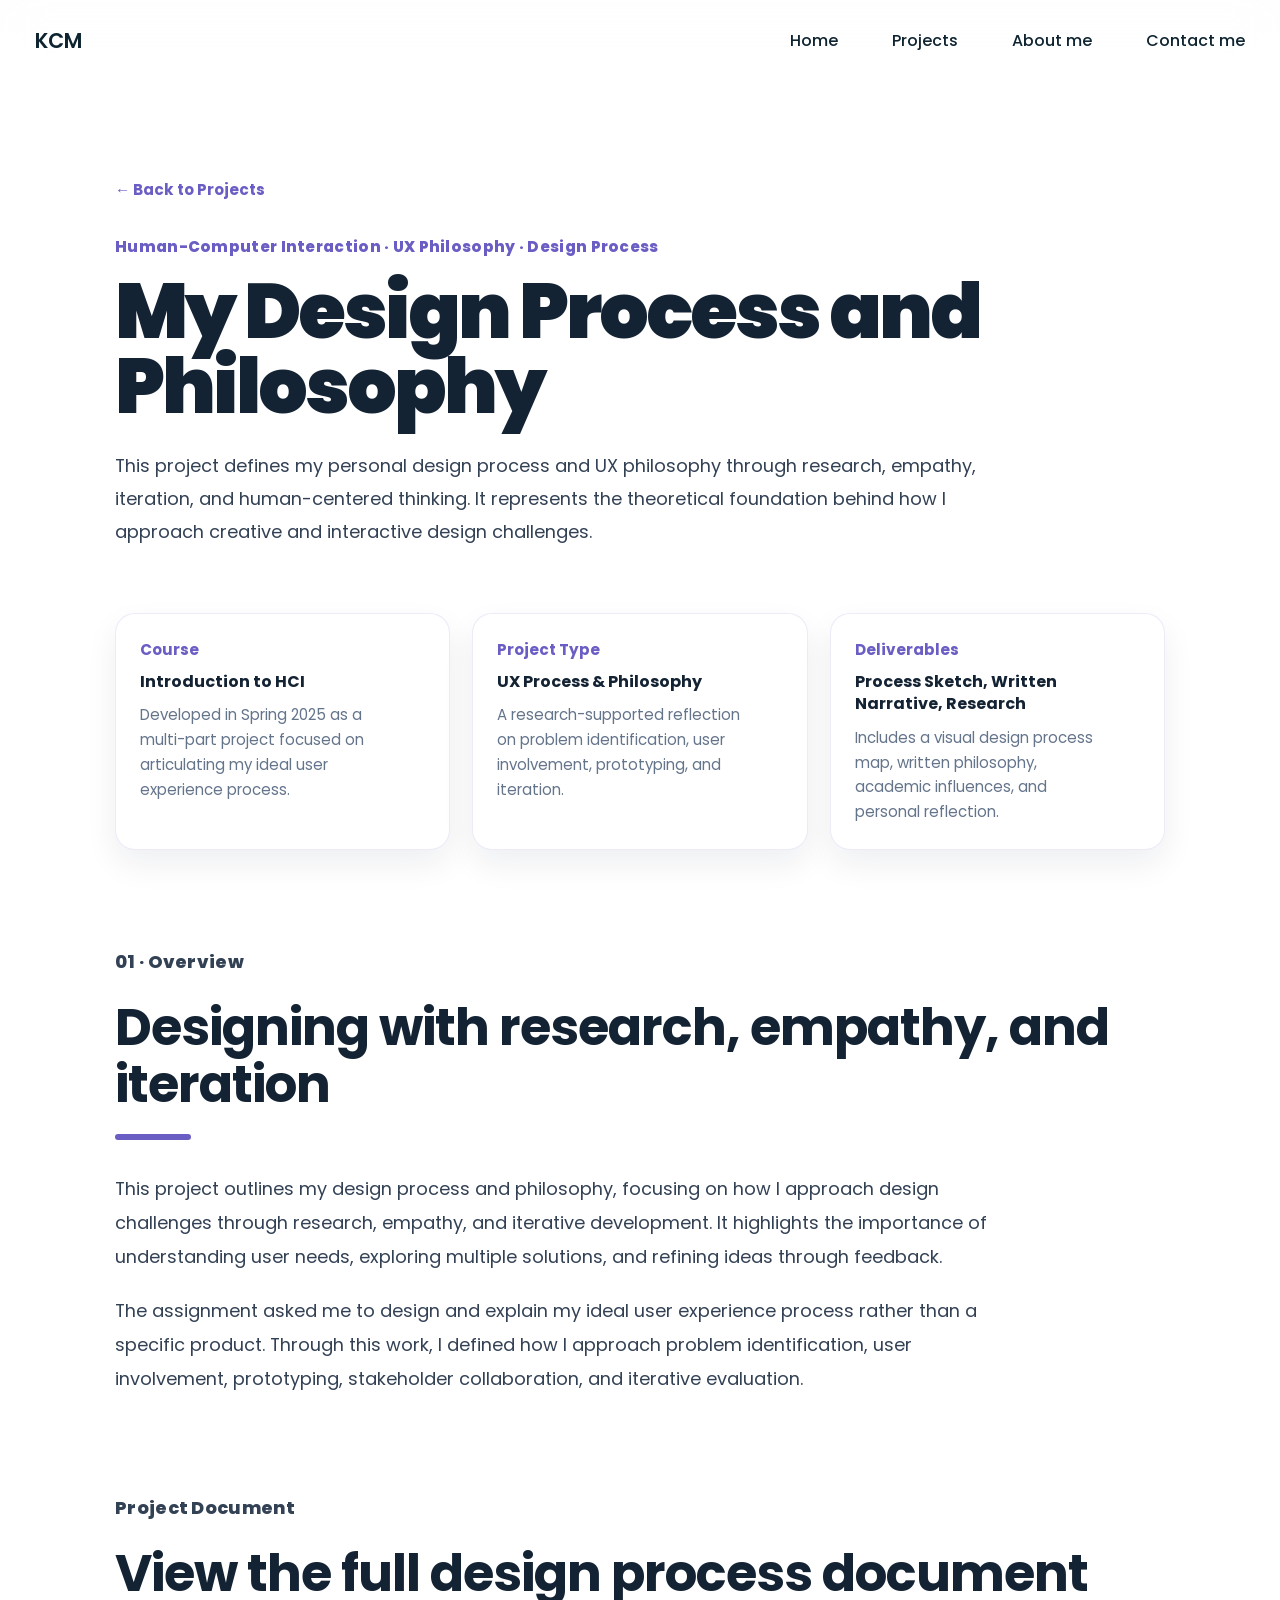
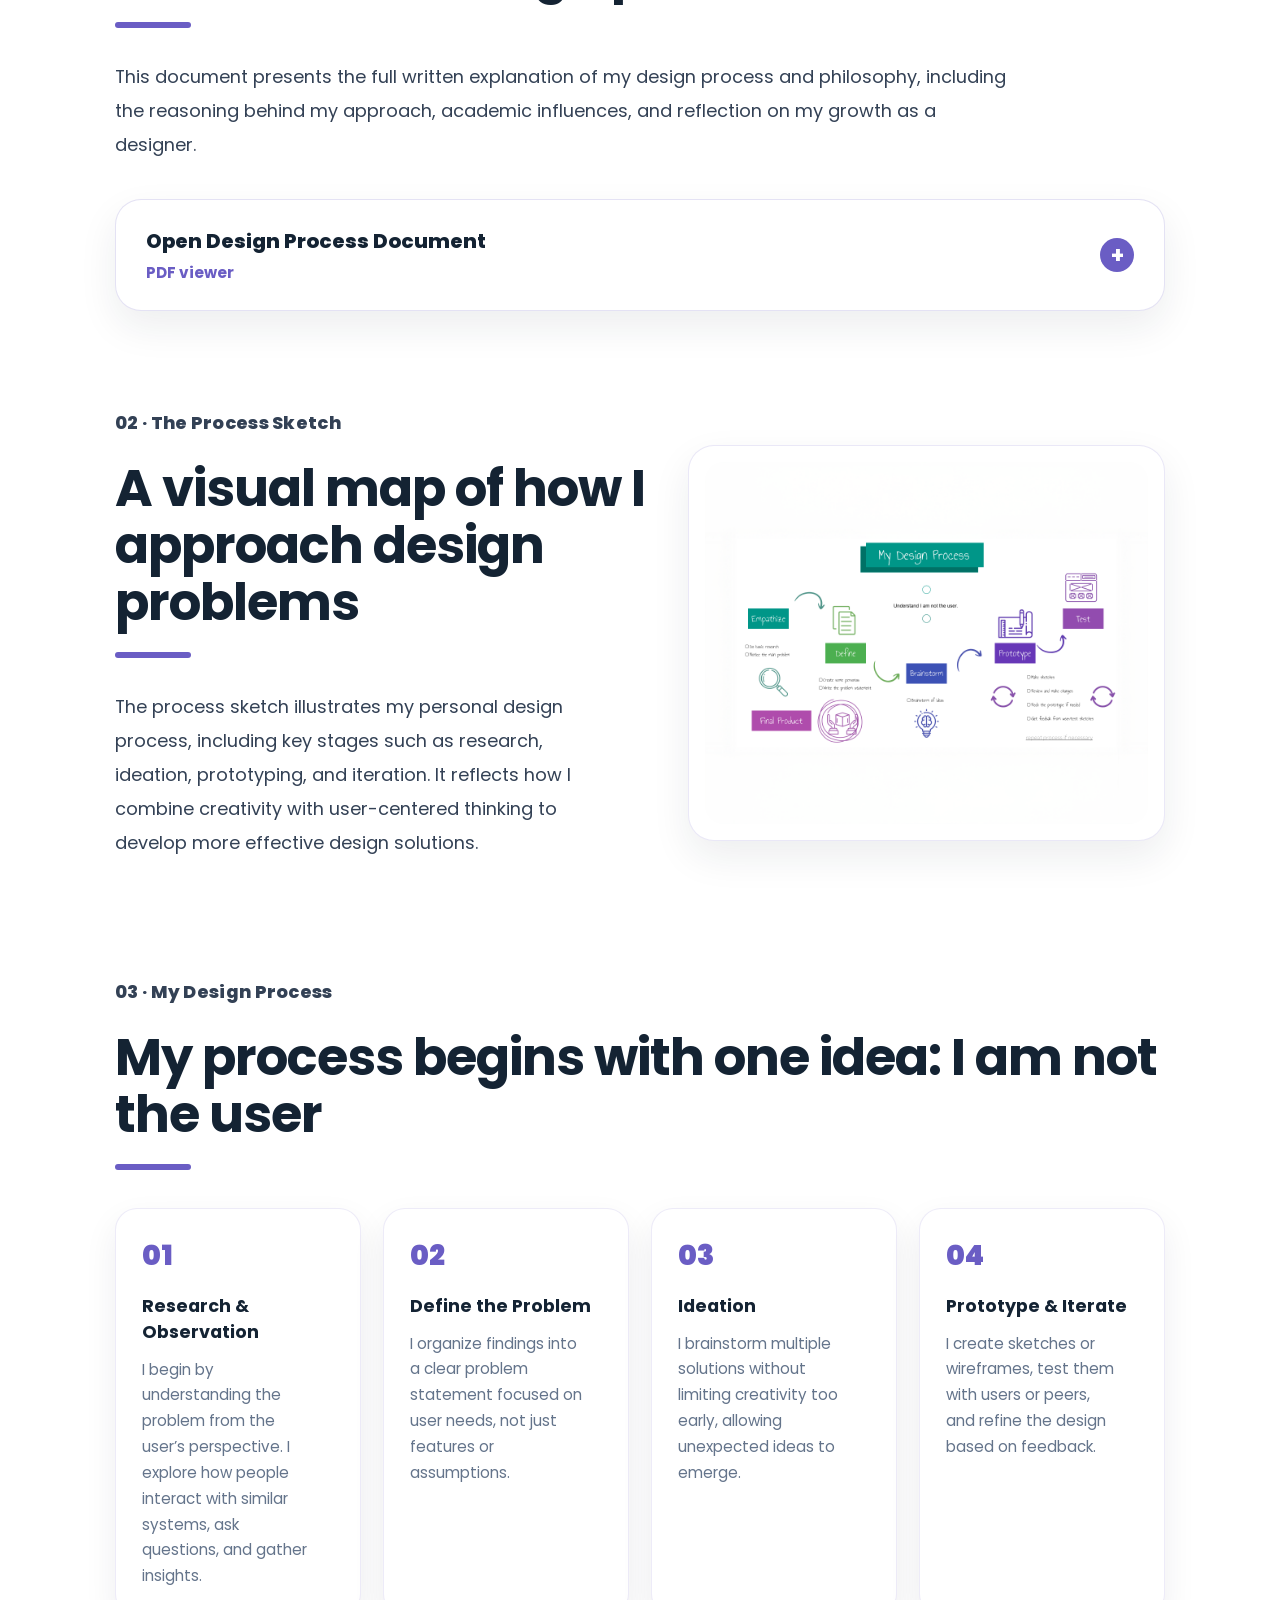
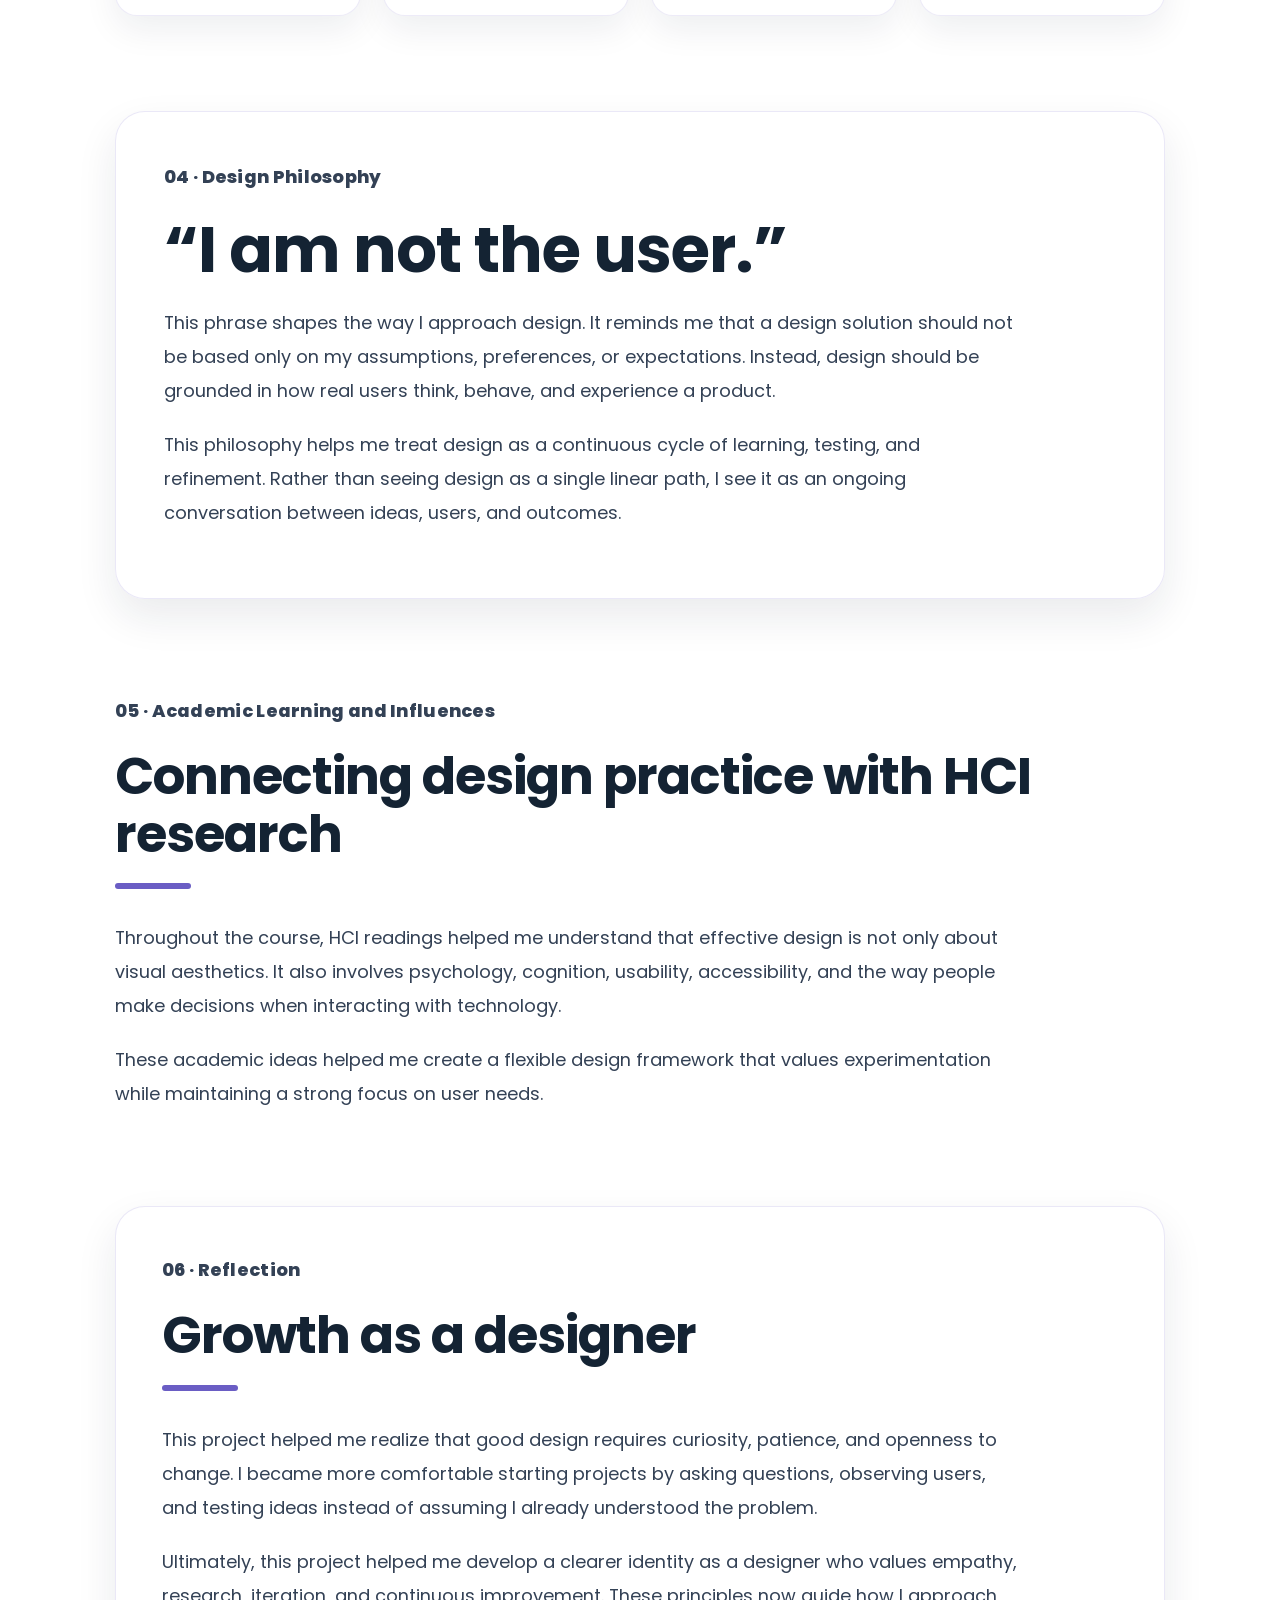
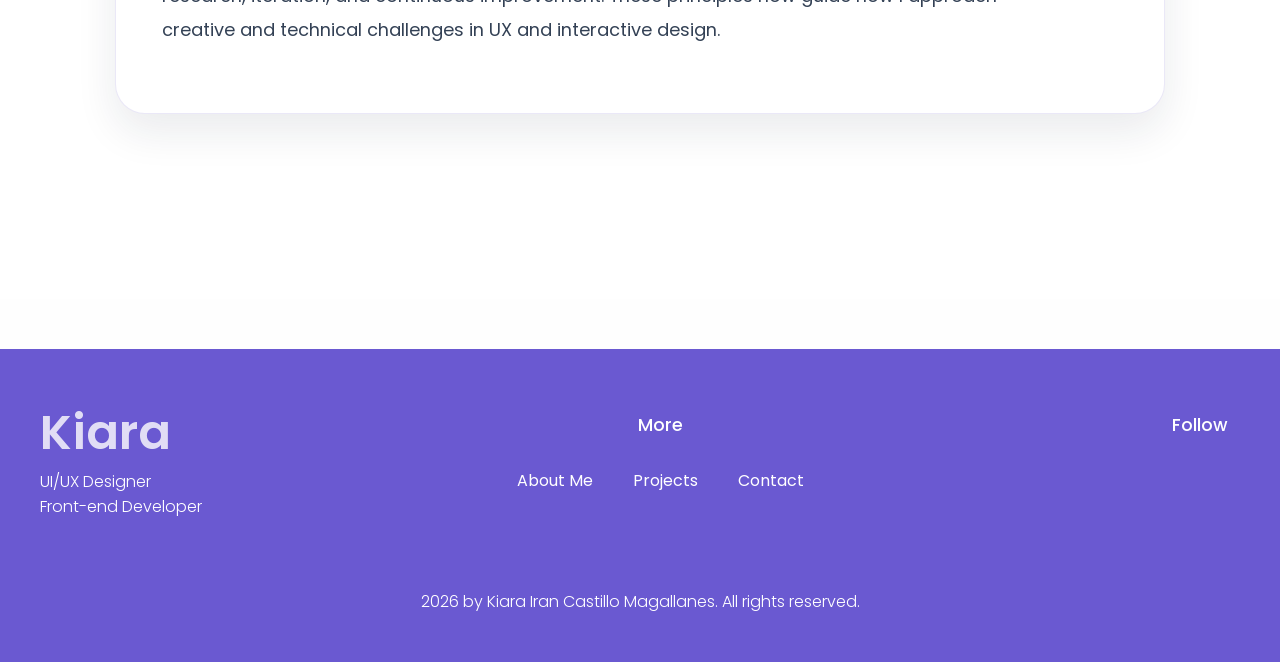
<file: projects/design-process.html>
<!DOCTYPE html>
<html lang="en">
<head>
    <meta charset="UTF-8">
    <meta name="viewport" content="width=device-width, initial-scale=1.0">
    <title>My Design Process and Philosophy | Kiara Castillo</title>
            <link rel="shortcut icon" href="../images/close.png">


    <!-- Global CSS -->
    <link rel="stylesheet" href="../css/style.css">

    <!-- Page CSS -->
    <link rel="stylesheet" href="../css/process.css">
</head>

<body>

    <!-- Navbar from partials -->
    <div id="navbar-placeholder"></div>

    <main class="process-page">

        <!-- HERO -->
        <section class="process-container process-hero">
            <a href="../index.html#portfolio" class="process-back-link">
                ← Back to Projects
            </a>

            <p class="process-kicker">
                Human-Computer Interaction · UX Philosophy · Design Process
            </p>

            <h1>My Design Process and Philosophy</h1>

            <p class="process-intro">
                This project defines my personal design process and UX philosophy through research, empathy, 
                iteration, and human-centered thinking. It represents the theoretical foundation behind how I 
                approach creative and interactive design challenges.
            </p>
        </section>

        <!-- PROJECT INFO -->
        <section class="process-container process-info-grid">
            <article class="process-info-card">
                <h3>Course</h3>
                <h4>Introduction to HCI</h4>
                <p>
                    Developed in Spring 2025 as a multi-part project focused on articulating my ideal user experience process.
                </p>
            </article>

            <article class="process-info-card">
                <h3>Project Type</h3>
                <h4>UX Process & Philosophy</h4>
                <p>
                    A research-supported reflection on problem identification, user involvement, prototyping, and iteration.
                </p>
            </article>

            <article class="process-info-card">
                <h3>Deliverables</h3>
                <h4>Process Sketch, Written Narrative, Research</h4>
                <p>
                    Includes a visual design process map, written philosophy, academic influences, and personal reflection.
                </p>
            </article>
        </section>

     

        <!-- OVERVIEW -->
        <section class="process-container process-section">
            <p class="process-kicker">01 · Overview</p>

            <h2>Designing with research, empathy, and iteration</h2>

            <div class="process-line"></div>

            <p>
                This project outlines my design process and philosophy, focusing on how I approach design challenges 
                through research, empathy, and iterative development. It highlights the importance of understanding 
                user needs, exploring multiple solutions, and refining ideas through feedback.
            </p>

            <p>
                The assignment asked me to design and explain my ideal user experience process rather than a specific 
                product. Through this work, I defined how I approach problem identification, user involvement, 
                prototyping, stakeholder collaboration, and iterative evaluation.
            </p>
        </section>

        <!-- PDF VIEWER -->
        <section class="process-container process-doc-section">
            <div class="process-doc-intro">
                <p class="process-kicker">Project Document</p>

                <h2>View the full design process document</h2>

                <div class="process-line"></div>

                <p>
                    This document presents the full written explanation of my design process and philosophy, including 
                    the reasoning behind my approach, academic influences, and reflection on my growth as a designer.
                </p>
            </div>

            <details class="process-pdf-card">
                <summary>
                    <div>
                        <span>Open Design Process Document</span>
                        <small>PDF viewer</small>
                    </div>
                </summary>

                <div class="process-pdf-actions">
                    <a href="../My  Design Process and Philosophy.pdf" target="_blank" class="process-doc-btn">
                        Open in New Tab
                    </a>

                    <a href="../My  Design Process and Philosophy.pdf" download class="process-doc-btn secondary">
                        Download PDF
                    </a>
                </div>

                <div class="process-pdf-frame">
                    <iframe 
                        src="../My  Design Process and Philosophy.pdf"
                        title="My Design Process and Philosophy PDF Viewer">
                    </iframe>
                </div>
            </details>
        </section>

        <!-- PROCESS SKETCH -->
        <section class="process-container process-section process-split">
            <div>
                <p class="process-kicker">02 · The Process Sketch</p>

                <h2>A visual map of how I approach design problems</h2>

                <div class="process-line"></div>

                <p>
                    The process sketch illustrates my personal design process, including key stages such as research, 
                    ideation, prototyping, and iteration. It reflects how I combine creativity with user-centered 
                    thinking to develop more effective design solutions.
                </p>
            </div>

            <div class="process-sketch-card">
                <img 
                    src="../images/design.png" 
                    alt="Sketch map of my design process"
                >
            </div>
        </section>

        <!-- MY DESIGN PROCESS -->
        <section class="process-container process-section">
            <p class="process-kicker">03 · My Design Process</p>

            <h2>My process begins with one idea: I am not the user</h2>

            <div class="process-line"></div>

            <div class="process-steps-grid">
                <article>
                    <span>01</span>
                    <h3>Research & Observation</h3>
                    <p>
                        I begin by understanding the problem from the user’s perspective. I explore how people interact 
                        with similar systems, ask questions, and gather insights.
                    </p>
                </article>

                <article>
                    <span>02</span>
                    <h3>Define the Problem</h3>
                    <p>
                        I organize findings into a clear problem statement focused on user needs, not just features or 
                        assumptions.
                    </p>
                </article>

                <article>
                    <span>03</span>
                    <h3>Ideation</h3>
                    <p>
                        I brainstorm multiple solutions without limiting creativity too early, allowing unexpected ideas 
                        to emerge.
                    </p>
                </article>

                <article>
                    <span>04</span>
                    <h3>Prototype & Iterate</h3>
                    <p>
                        I create sketches or wireframes, test them with users or peers, and refine the design based on 
                        feedback.
                    </p>
                </article>
            </div>
        </section>

        <!-- DESIGN PHILOSOPHY -->
        <section class="process-container process-philosophy-card">
            <p class="process-kicker">04 · Design Philosophy</p>

            <h2>“I am not the user.”</h2>

            <p>
                This phrase shapes the way I approach design. It reminds me that a design solution should not be based 
                only on my assumptions, preferences, or expectations. Instead, design should be grounded in how real 
                users think, behave, and experience a product.
            </p>

            <p>
                This philosophy helps me treat design as a continuous cycle of learning, testing, and refinement. 
                Rather than seeing design as a single linear path, I see it as an ongoing conversation between ideas, 
                users, and outcomes.
            </p>
        </section>

        <!-- ACADEMIC LEARNING -->
        <section class="process-container process-section">
            <p class="process-kicker">05 · Academic Learning and Influences</p>

            <h2>Connecting design practice with HCI research</h2>

            <div class="process-line"></div>

            <p>
                Throughout the course, HCI readings helped me understand that effective design is not only about visual 
                aesthetics. It also involves psychology, cognition, usability, accessibility, and the way people make 
                decisions when interacting with technology.
            </p>

            <p>
                These academic ideas helped me create a flexible design framework that values experimentation while 
                maintaining a strong focus on user needs.
            </p>
        </section>

        <!-- REFLECTION -->
        <section class="process-container process-reflection">
            <p class="process-kicker">06 · Reflection</p>

            <h2>Growth as a designer</h2>

            <div class="process-line"></div>

            <p>
                This project helped me realize that good design requires curiosity, patience, and openness to change. 
                I became more comfortable starting projects by asking questions, observing users, and testing ideas 
                instead of assuming I already understood the problem.
            </p>

            <p>
                Ultimately, this project helped me develop a clearer identity as a designer who values empathy, research, 
                iteration, and continuous improvement. These principles now guide how I approach creative and technical 
                challenges in UX and interactive design.
            </p>
        </section>

    </main>

    <!-- Footer from partials -->
    <div id="footer-placeholder"></div>

    <!-- Scripts -->
    <script src="../js/includes.js" data-root="../"></script>
    <script src="../js/main.js"></script>

</body>
</html>
</file>
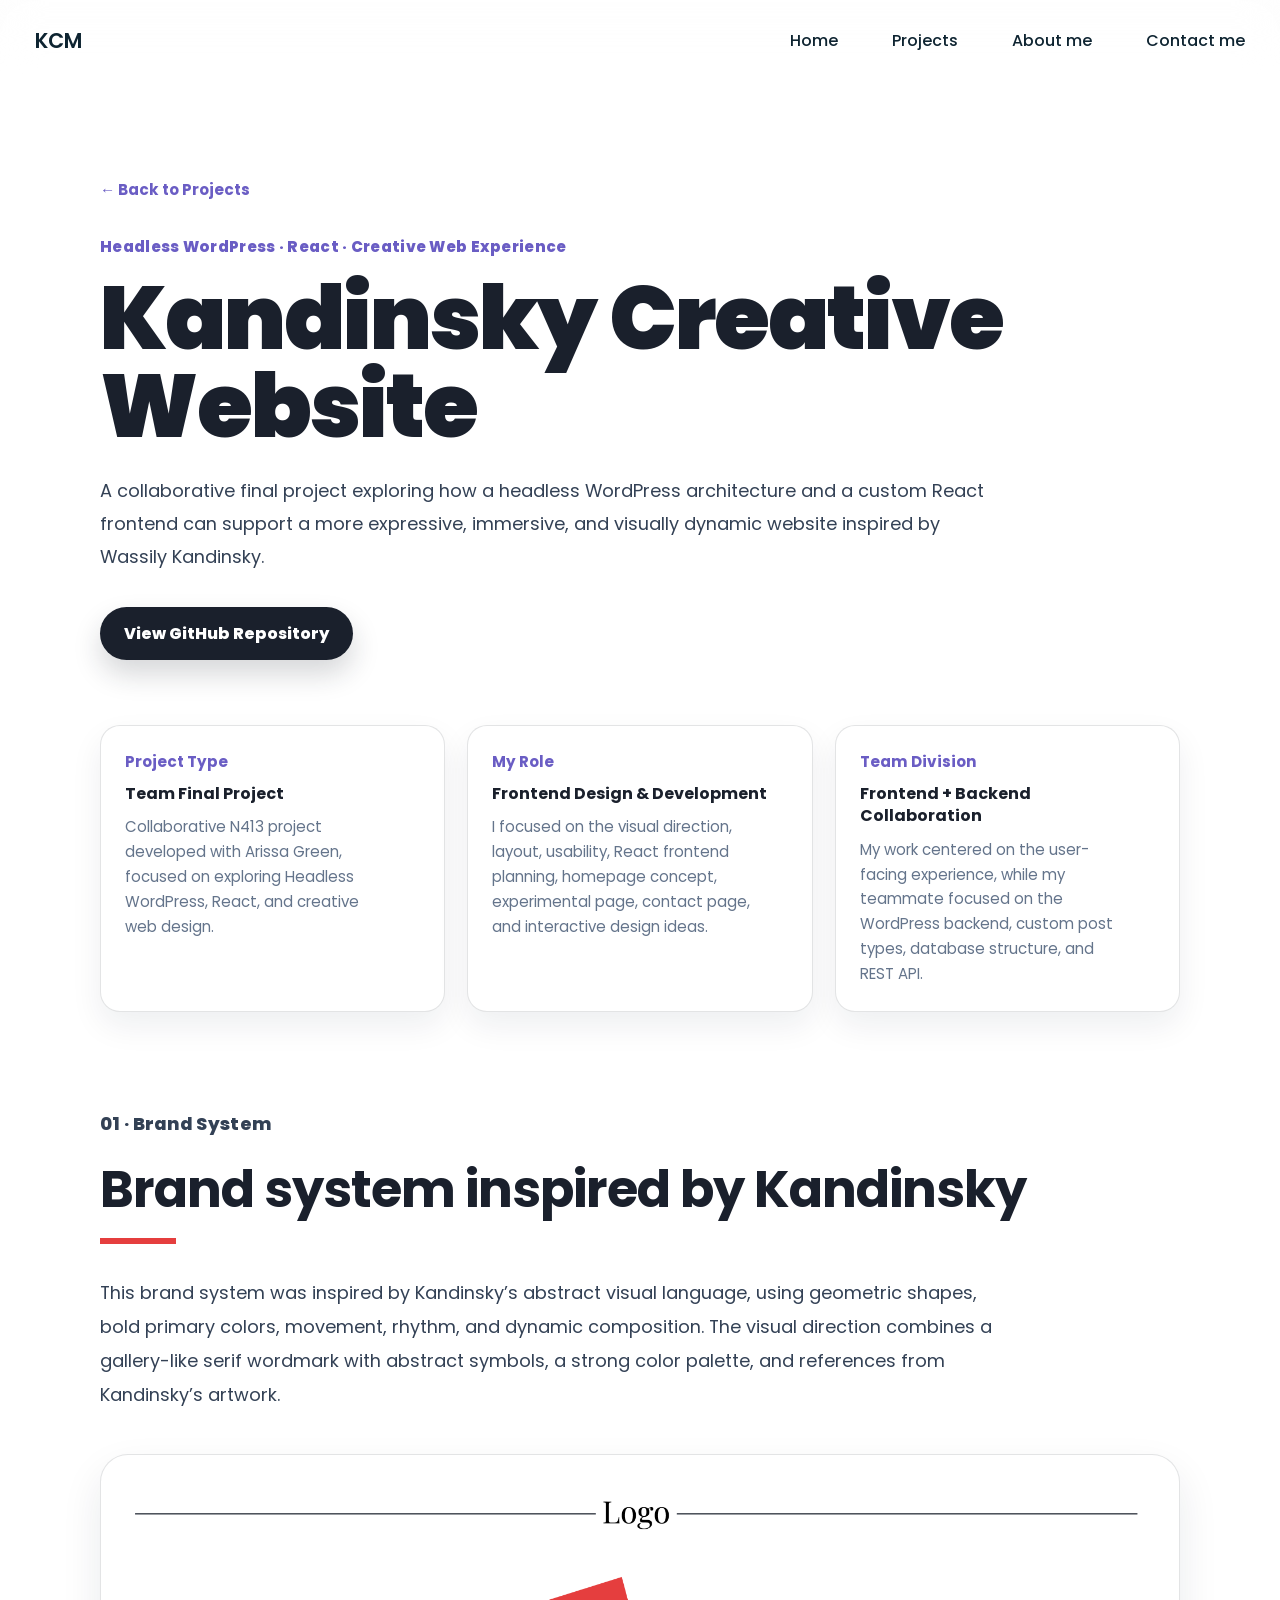
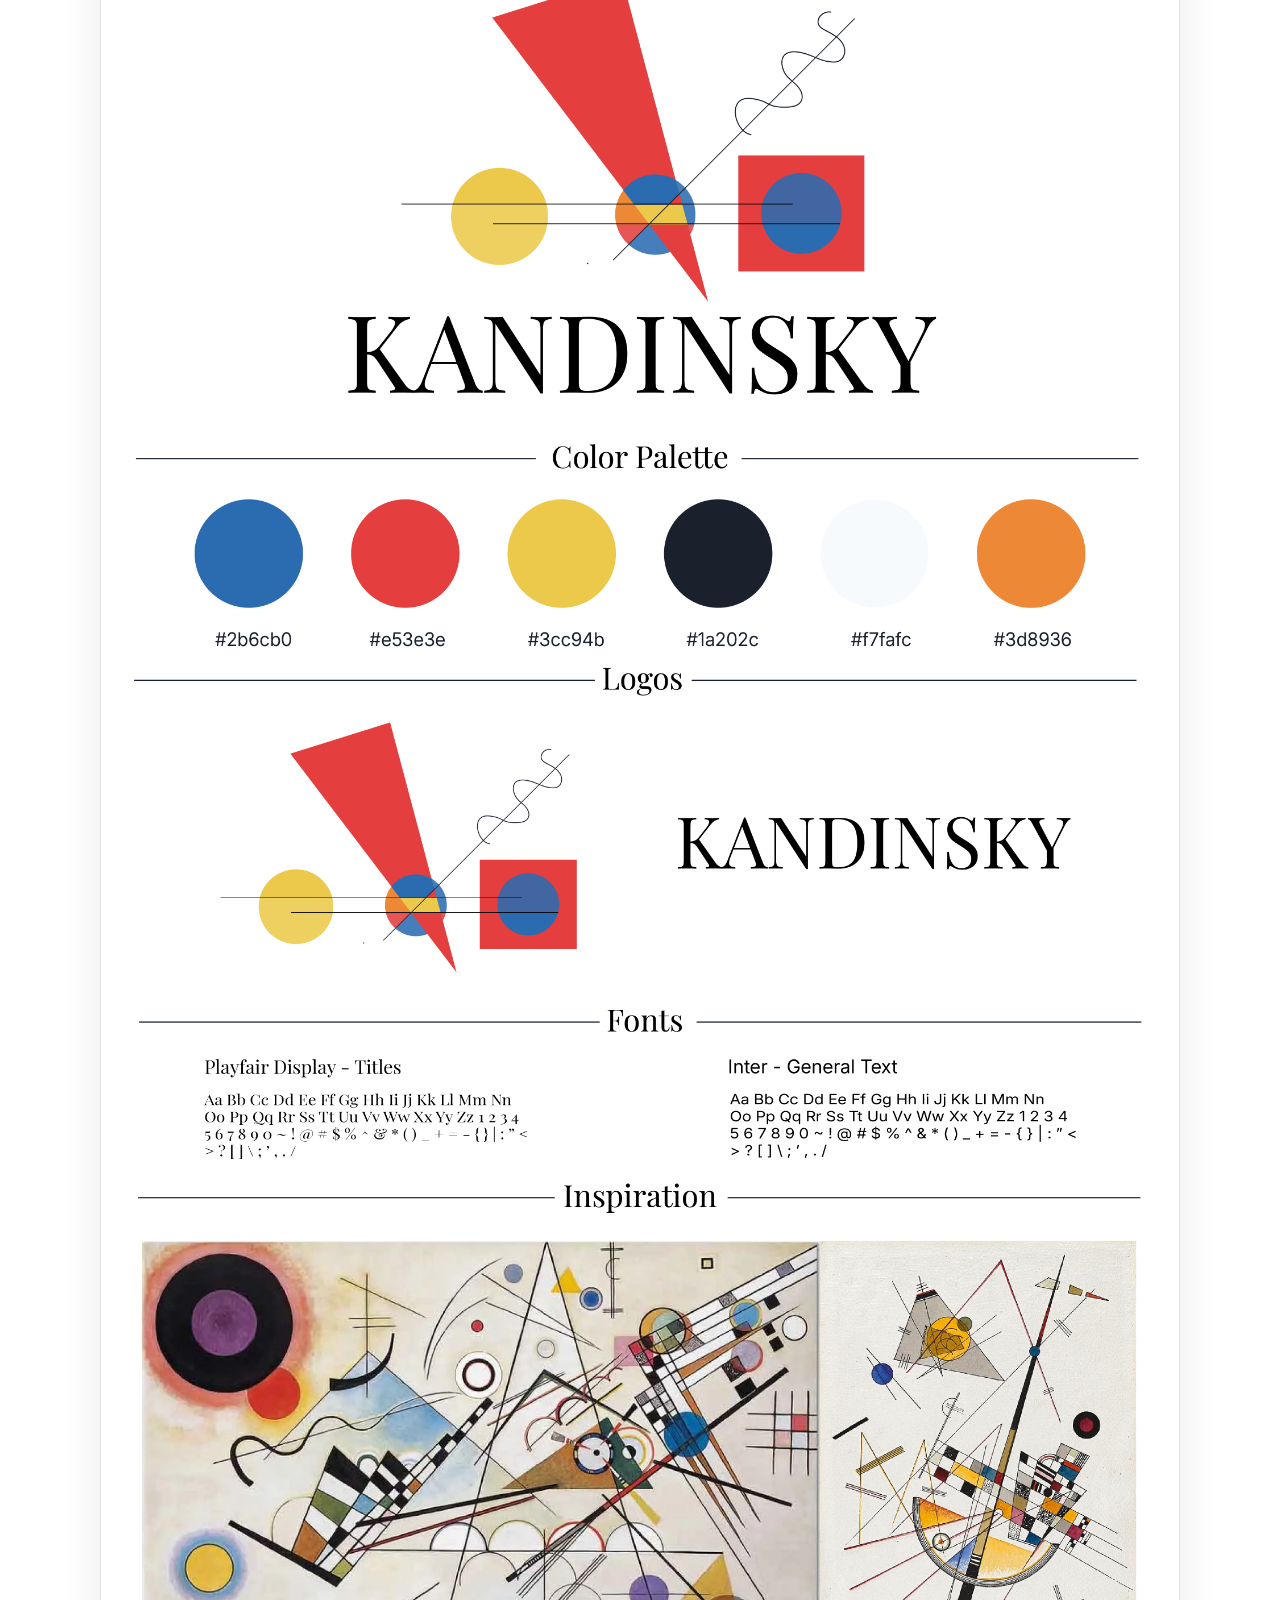
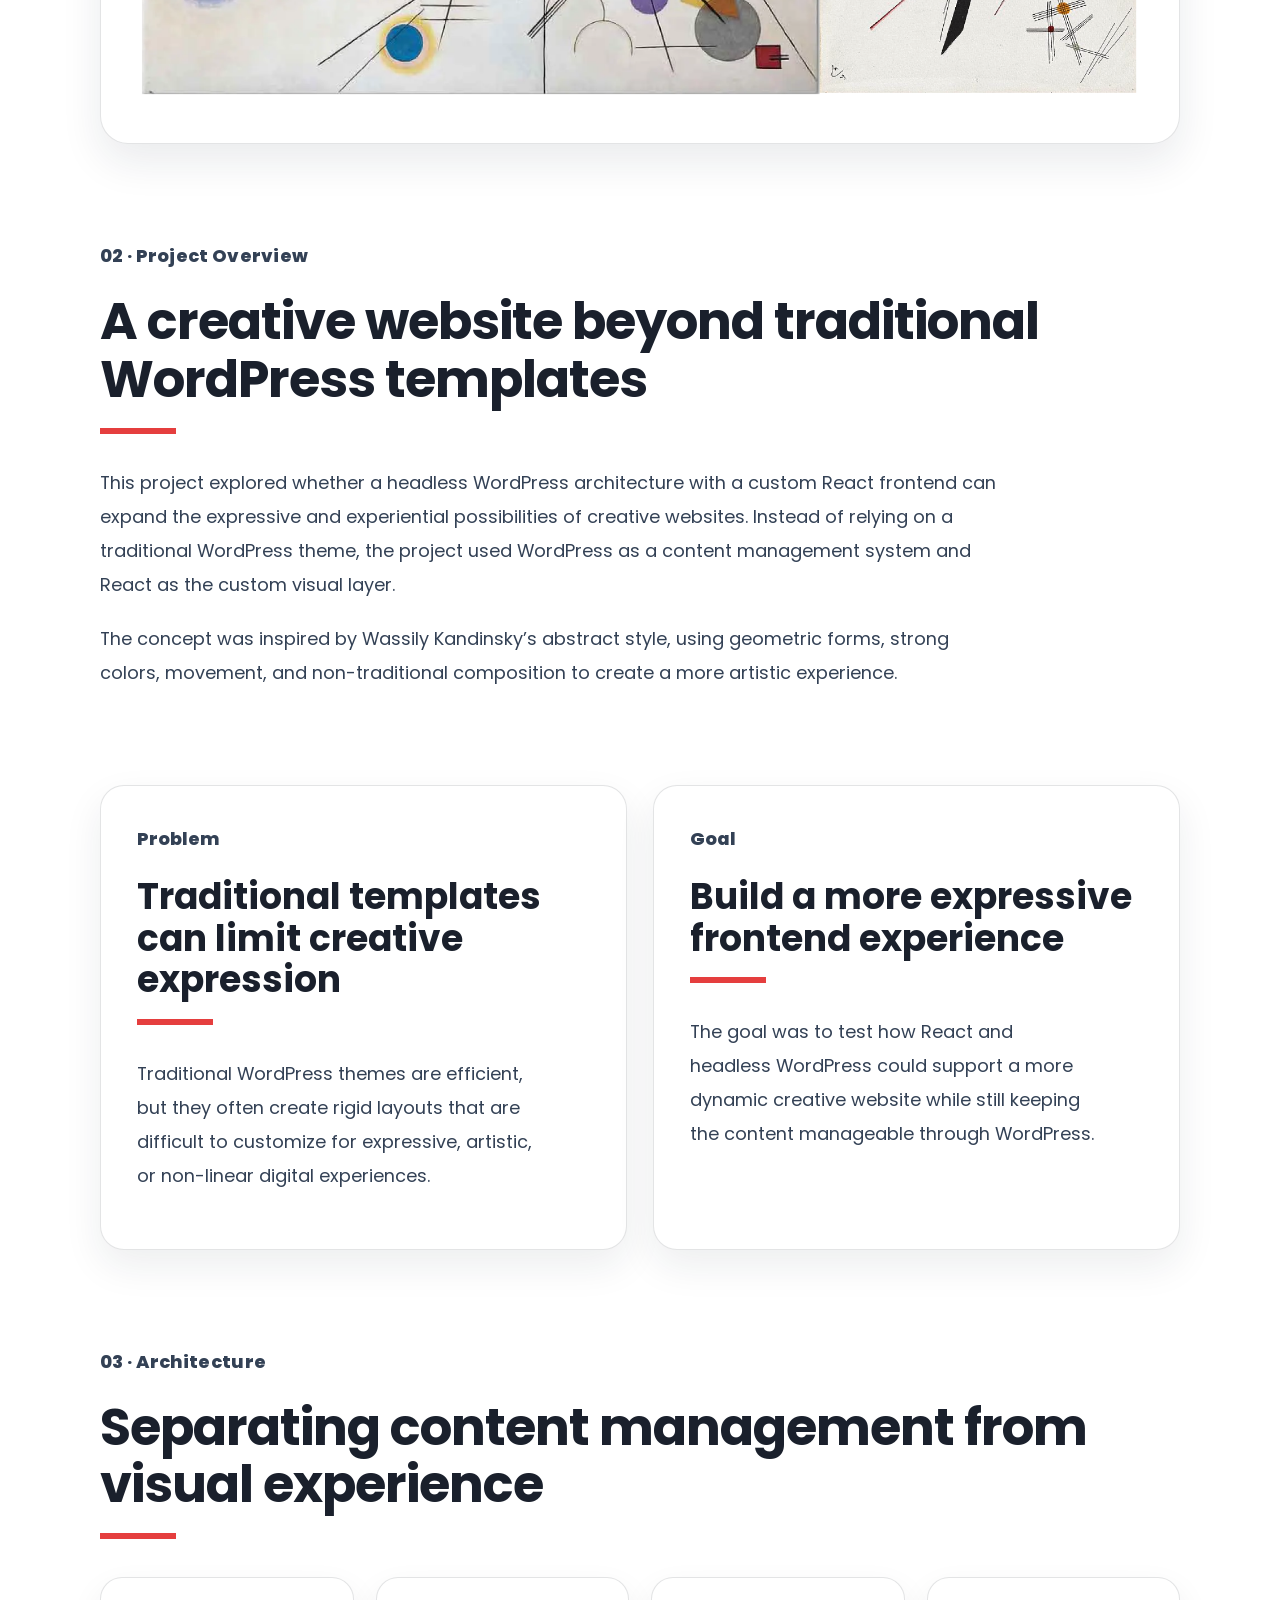
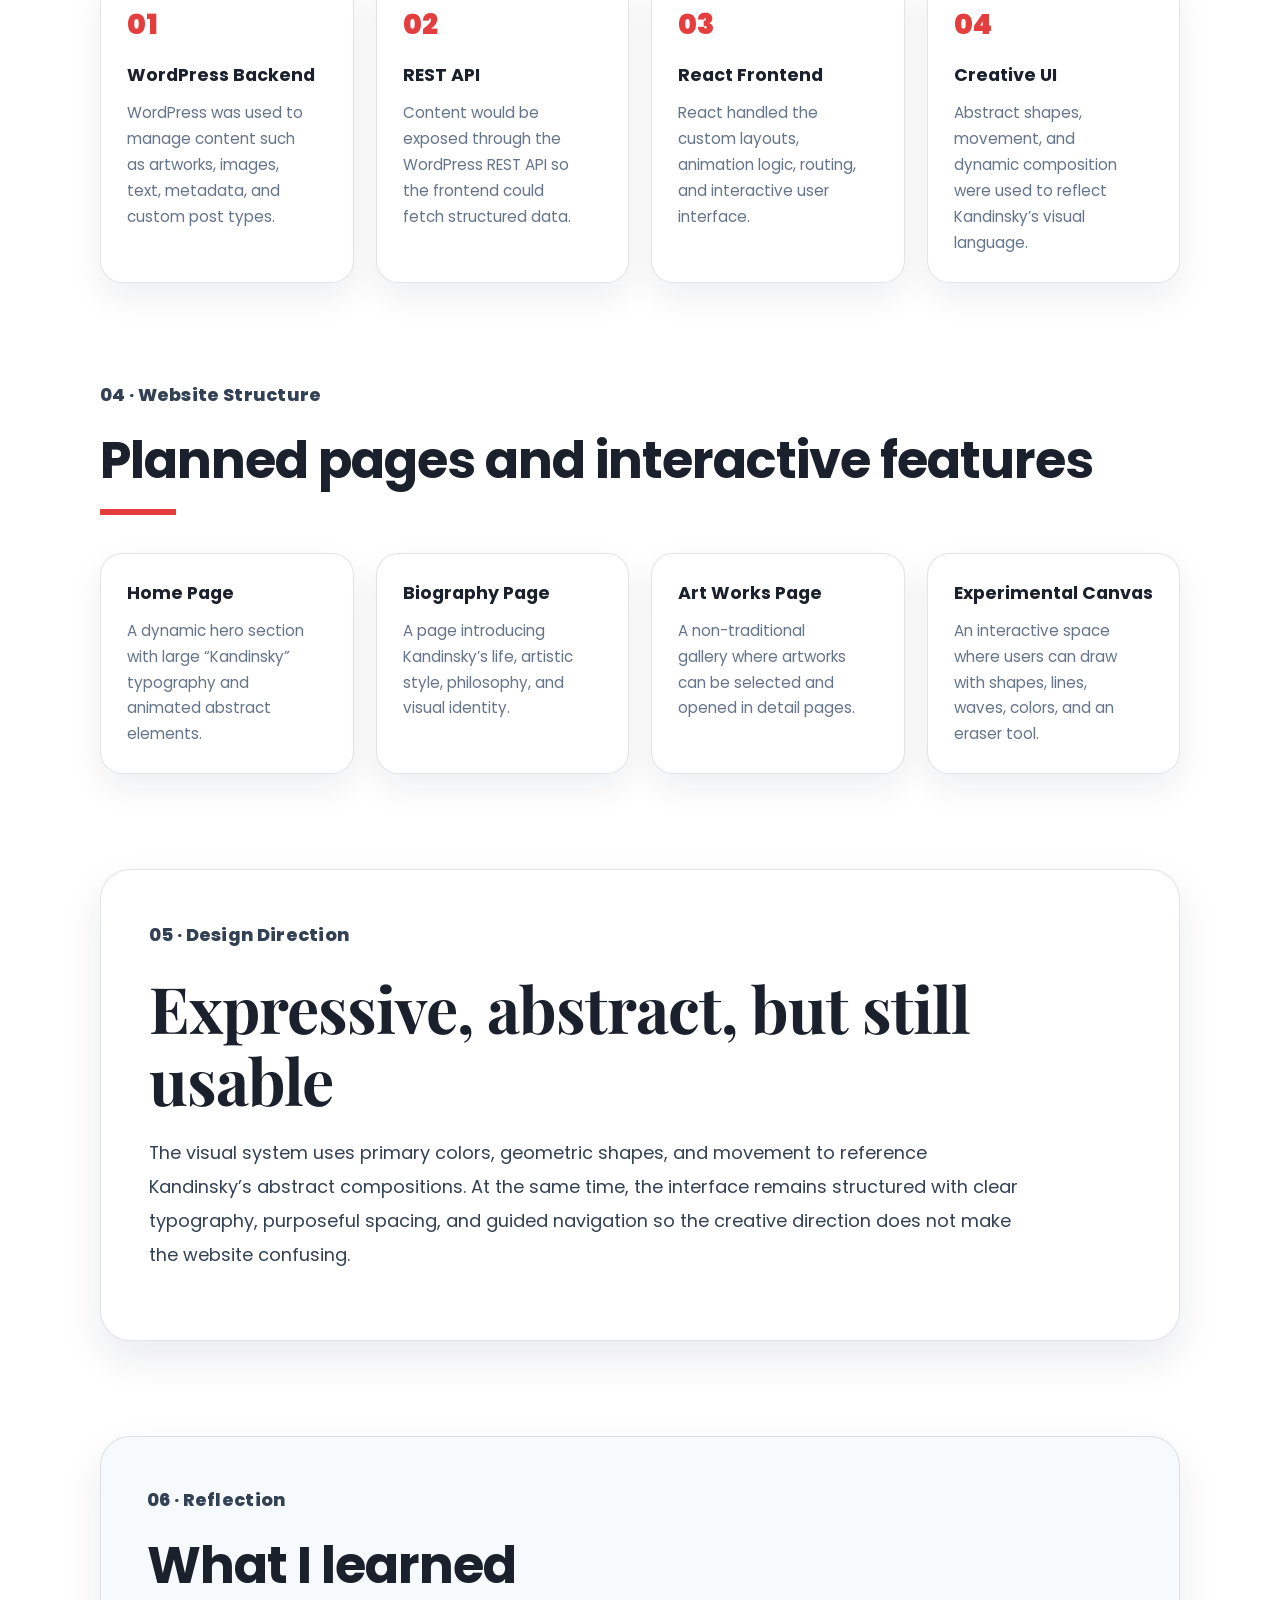
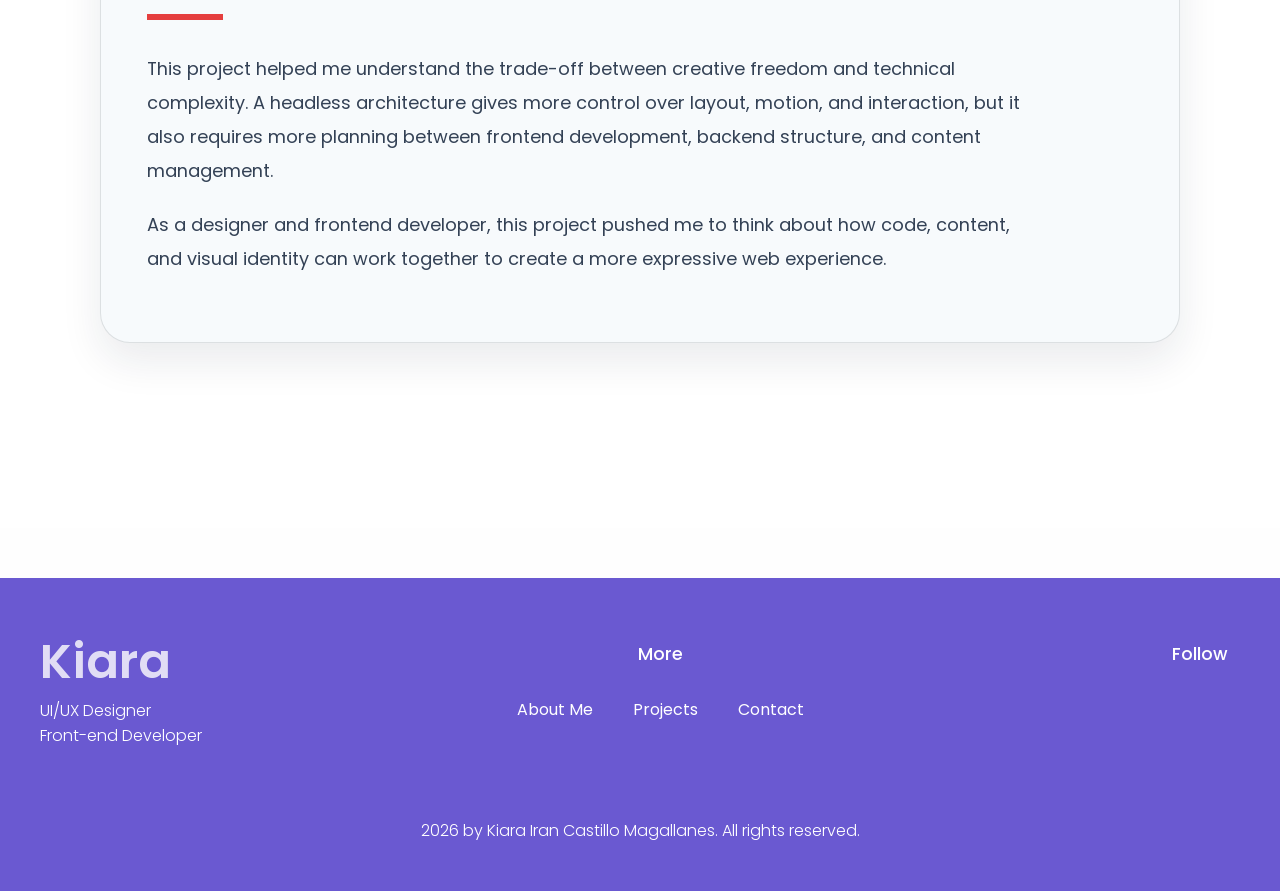
<file: projects/kandinsky.html>
<!DOCTYPE html>
<html lang="en">
<head>
    <meta charset="UTF-8">
    <meta name="viewport" content="width=device-width, initial-scale=1.0">
    <title>Kandinsky Creative Website | Kiara Castillo</title>
            <link rel="shortcut icon" href="../images/close.png">


    <!-- Global CSS -->
    <link rel="stylesheet" href="../css/style.css">

    <!-- Page CSS -->
    <link rel="stylesheet" href="../css/kandinsky.css">
</head>

<body>

    <!-- Navbar from partials -->
    <div id="navbar-placeholder"></div>

    <main class="kandinsky-page">

        <!-- HERO -->
        <section class="kandinsky-container kandinsky-hero">
            <a href="../index.html#portfolio" class="kandinsky-back-link">
                ← Back to Projects
            </a>

            <p class="kandinsky-kicker">
                Headless WordPress · React · Creative Web Experience
            </p>

            <h1>Kandinsky Creative Website</h1>

            <p class="kandinsky-intro">
                A collaborative final project exploring how a headless WordPress architecture and a custom React frontend
                can support a more expressive, immersive, and visually dynamic website inspired by Wassily Kandinsky.
            </p>

            <div class="kandinsky-hero-actions">
                <a 
                    href="https://github.com/arigree/N413_FinalProject/tree/main" 
                    target="_blank" 
                    class="kandinsky-btn"
                >
                    View GitHub Repository
                </a>

                
            </div>
        </section>

        <!-- PROJECT INFO -->
        <section class="kandinsky-container kandinsky-info-grid">
            <article class="kandinsky-info-card">
                <h3>Project Type</h3>
                <h4>Team Final Project</h4>
                <p>
                    Collaborative N413 project developed with Arissa Green, focused on exploring Headless WordPress,
                    React, and creative web design.
                </p>
            </article>

            <article class="kandinsky-info-card">
                <h3>My Role</h3>
                <h4>Frontend Design & Development</h4>
                <p>
                    I focused on the visual direction, layout, usability, React frontend planning, homepage concept,
                    experimental page, contact page, and interactive design ideas.
                </p>
            </article>

            <article class="kandinsky-info-card">
                <h3>Team Division</h3>
                <h4>Frontend + Backend Collaboration</h4>
                <p>
                    My work centered on the user-facing experience, while my teammate focused on the WordPress backend,
                    custom post types, database structure, and REST API.
                </p>
            </article>
        </section>

     <!-- BRAND SYSTEM -->
<section class="kandinsky-container kandinsky-section" id="brand-system">
    <p class="kandinsky-kicker">01 · Brand System</p>

    <h2>Brand system inspired by Kandinsky</h2>

    <div class="kandinsky-line"></div>

    <p>
        This brand system was inspired by Kandinsky’s abstract visual language, using geometric shapes,
        bold primary colors, movement, rhythm, and dynamic composition. The visual direction combines
        a gallery-like serif wordmark with abstract symbols, a strong color palette, and references from
        Kandinsky’s artwork.
    </p>

    <div class="kandinsky-style-guide-card">
        <img 
            src="../images/wassily.png" 
            alt="Kandinsky style guide showing logo, color palette, typography, logo variations, and inspiration images"
        >
    </div>
</section>

        <!-- OVERVIEW -->
        <section class="kandinsky-container kandinsky-section">
            <p class="kandinsky-kicker">02 · Project Overview</p>

            <h2>A creative website beyond traditional WordPress templates</h2>

            <div class="kandinsky-line"></div>

            <p>
                This project explored whether a headless WordPress architecture with a custom React frontend can expand
                the expressive and experiential possibilities of creative websites. Instead of relying on a traditional
                WordPress theme, the project used WordPress as a content management system and React as the custom visual layer.
            </p>

            <p>
                The concept was inspired by Wassily Kandinsky’s abstract style, using geometric forms, strong colors,
                movement, and non-traditional composition to create a more artistic experience.
            </p>
        </section>

        <!-- PROBLEM + GOAL -->
        <section class="kandinsky-container kandinsky-two-grid">
            <article class="kandinsky-large-card">
                <p class="kandinsky-small-label">Problem</p>
                <h3>Traditional templates can limit creative expression</h3>
                <div class="kandinsky-line"></div>
                <p>
                    Traditional WordPress themes are efficient, but they often create rigid layouts that are difficult
                    to customize for expressive, artistic, or non-linear digital experiences.
                </p>
            </article>

            <article class="kandinsky-large-card">
                <p class="kandinsky-small-label">Goal</p>
                <h3>Build a more expressive frontend experience</h3>
                <div class="kandinsky-line"></div>
                <p>
                    The goal was to test how React and headless WordPress could support a more dynamic creative website
                    while still keeping the content manageable through WordPress.
                </p>
            </article>
        </section>

        <!-- ARCHITECTURE -->
        <section class="kandinsky-container kandinsky-section">
            <p class="kandinsky-kicker">03 · Architecture</p>

            <h2>Separating content management from visual experience</h2>

            <div class="kandinsky-line"></div>

            <div class="architecture-grid">
                <article>
                    <span>01</span>
                    <h3>WordPress Backend</h3>
                    <p>
                        WordPress was used to manage content such as artworks, images, text, metadata,
                        and custom post types.
                    </p>
                </article>

                <article>
                    <span>02</span>
                    <h3>REST API</h3>
                    <p>
                        Content would be exposed through the WordPress REST API so the frontend could fetch structured data.
                    </p>
                </article>

                <article>
                    <span>03</span>
                    <h3>React Frontend</h3>
                    <p>
                        React handled the custom layouts, animation logic, routing, and interactive user interface.
                    </p>
                </article>

                <article>
                    <span>04</span>
                    <h3>Creative UI</h3>
                    <p>
                        Abstract shapes, movement, and dynamic composition were used to reflect Kandinsky’s visual language.
                    </p>
                </article>
            </div>
        </section>

        <!-- WEBSITE STRUCTURE -->
        <section class="kandinsky-container kandinsky-section">
            <p class="kandinsky-kicker">04 · Website Structure</p>

            <h2>Planned pages and interactive features</h2>

            <div class="kandinsky-line"></div>

            <div class="feature-list">
                <article>
                    <h3>Home Page</h3>
                    <p>
                        A dynamic hero section with large “Kandinsky” typography and animated abstract elements.
                    </p>
                </article>

                <article>
                    <h3>Biography Page</h3>
                    <p>
                        A page introducing Kandinsky’s life, artistic style, philosophy, and visual identity.
                    </p>
                </article>

                <article>
                    <h3>Art Works Page</h3>
                    <p>
                        A non-traditional gallery where artworks can be selected and opened in detail pages.
                    </p>
                </article>

                <article>
                    <h3>Experimental Canvas</h3>
                    <p>
                        An interactive space where users can draw with shapes, lines, waves, colors, and an eraser tool.
                    </p>
                </article>
            </div>
        </section>

        <!-- DESIGN DIRECTION -->
        <section class="kandinsky-container kandinsky-highlight-card">
            <p class="kandinsky-kicker">05 · Design Direction</p>

            <h2>Expressive, abstract, but still usable</h2>

            <p>
                The visual system uses primary colors, geometric shapes, and movement to reference Kandinsky’s abstract
                compositions. At the same time, the interface remains structured with clear typography, purposeful spacing,
                and guided navigation so the creative direction does not make the website confusing.
            </p>
        </section>

        <!-- REFLECTION -->
        <section class="kandinsky-container kandinsky-reflection">
            <p class="kandinsky-kicker">06 · Reflection</p>

            <h2>What I learned</h2>

            <div class="kandinsky-line"></div>

            <p>
                This project helped me understand the trade-off between creative freedom and technical complexity.
                A headless architecture gives more control over layout, motion, and interaction, but it also requires
                more planning between frontend development, backend structure, and content management.
            </p>

            <p>
                As a designer and frontend developer, this project pushed me to think about how code, content,
                and visual identity can work together to create a more expressive web experience.
            </p>
        </section>

    </main>

    <!-- Footer from partials -->
    <div id="footer-placeholder"></div>

    <!-- Scripts -->
    <script src="../js/includes.js" data-root="../"></script>
    <script src="../js/main.js"></script>

</body>
</html>
</file>
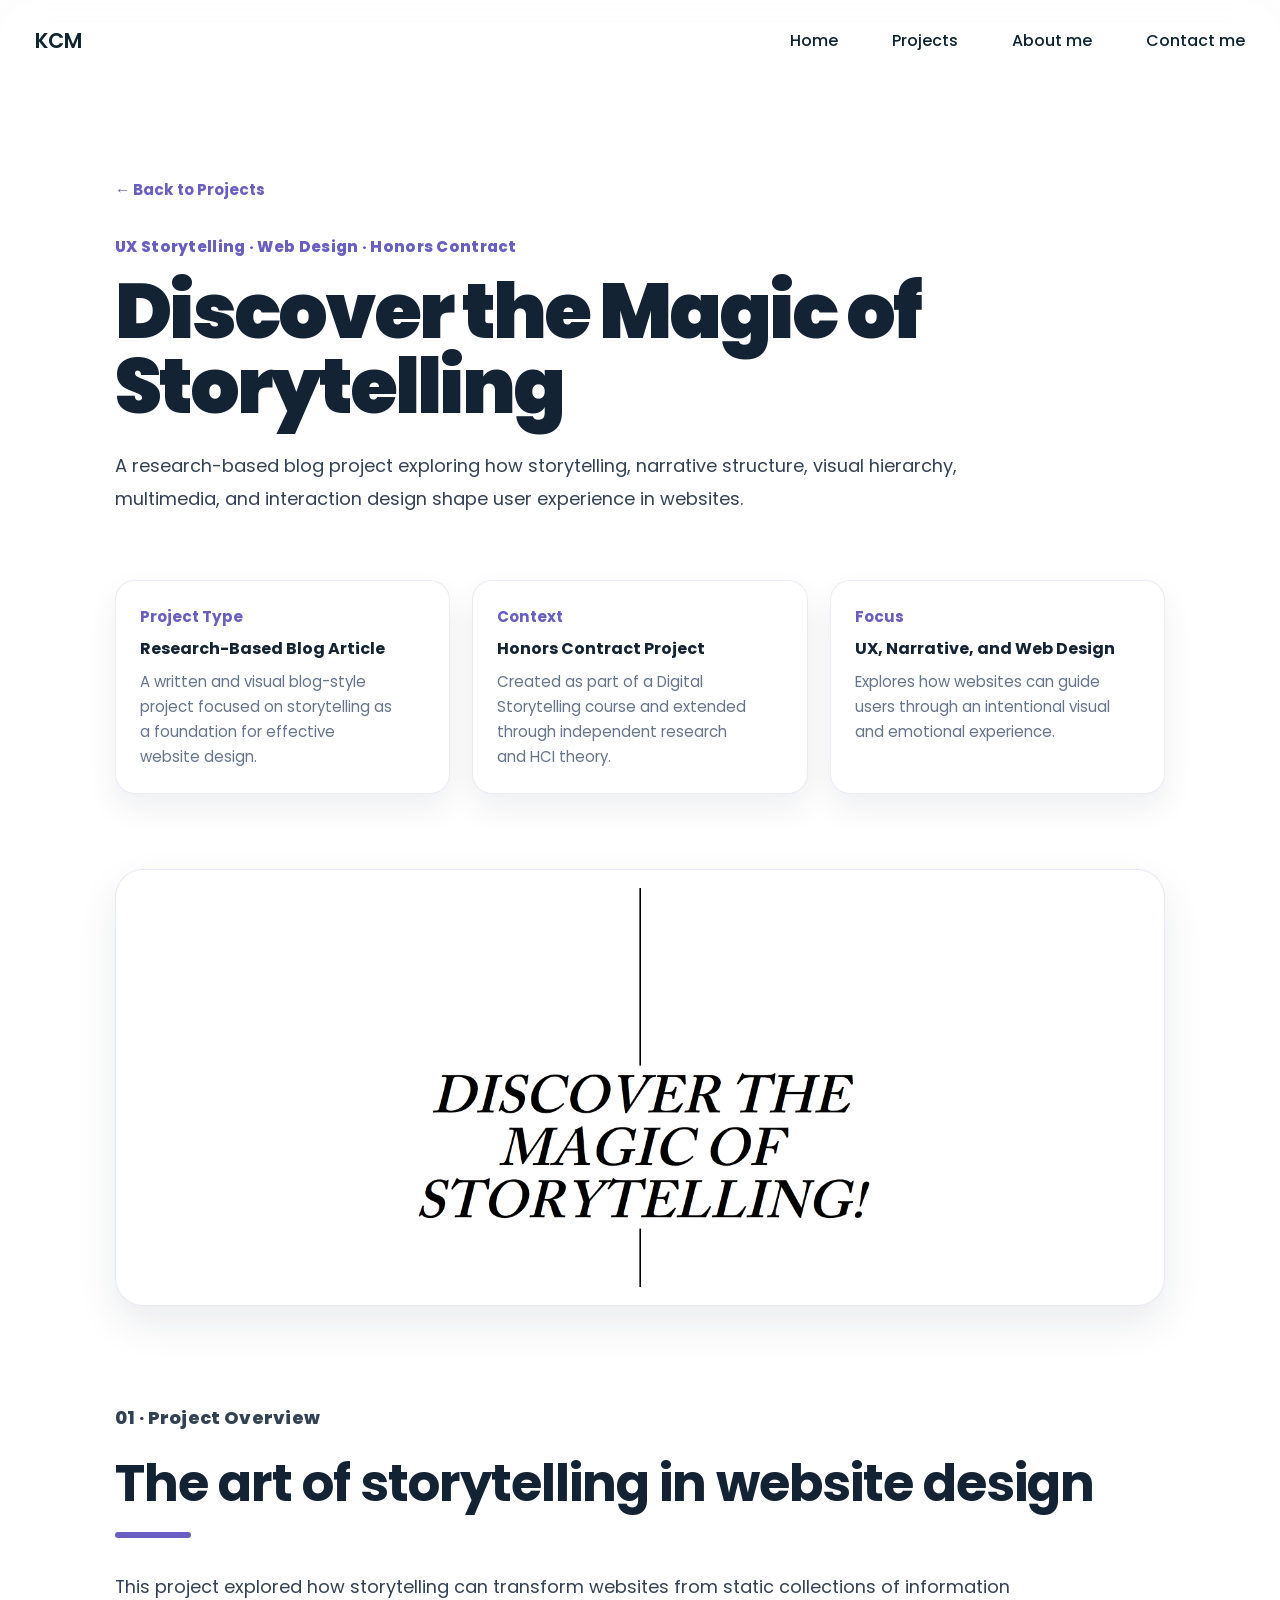
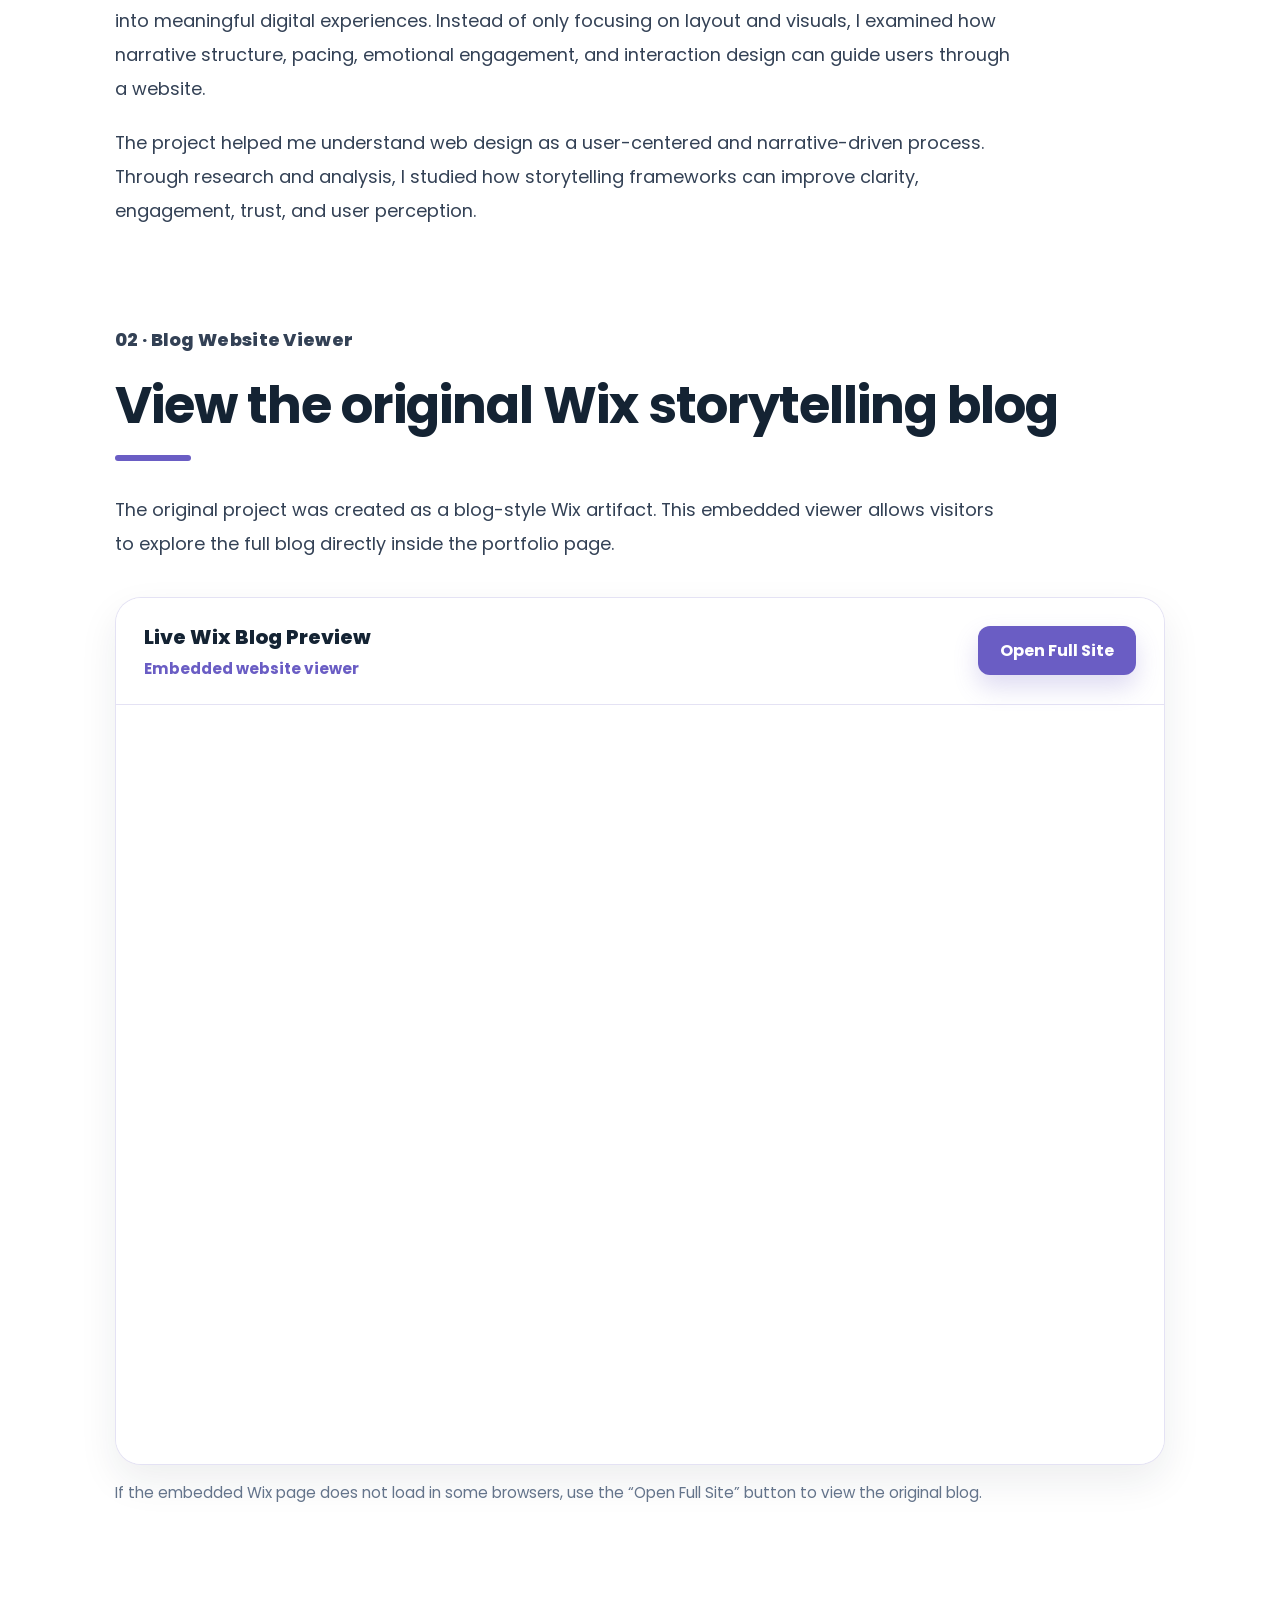
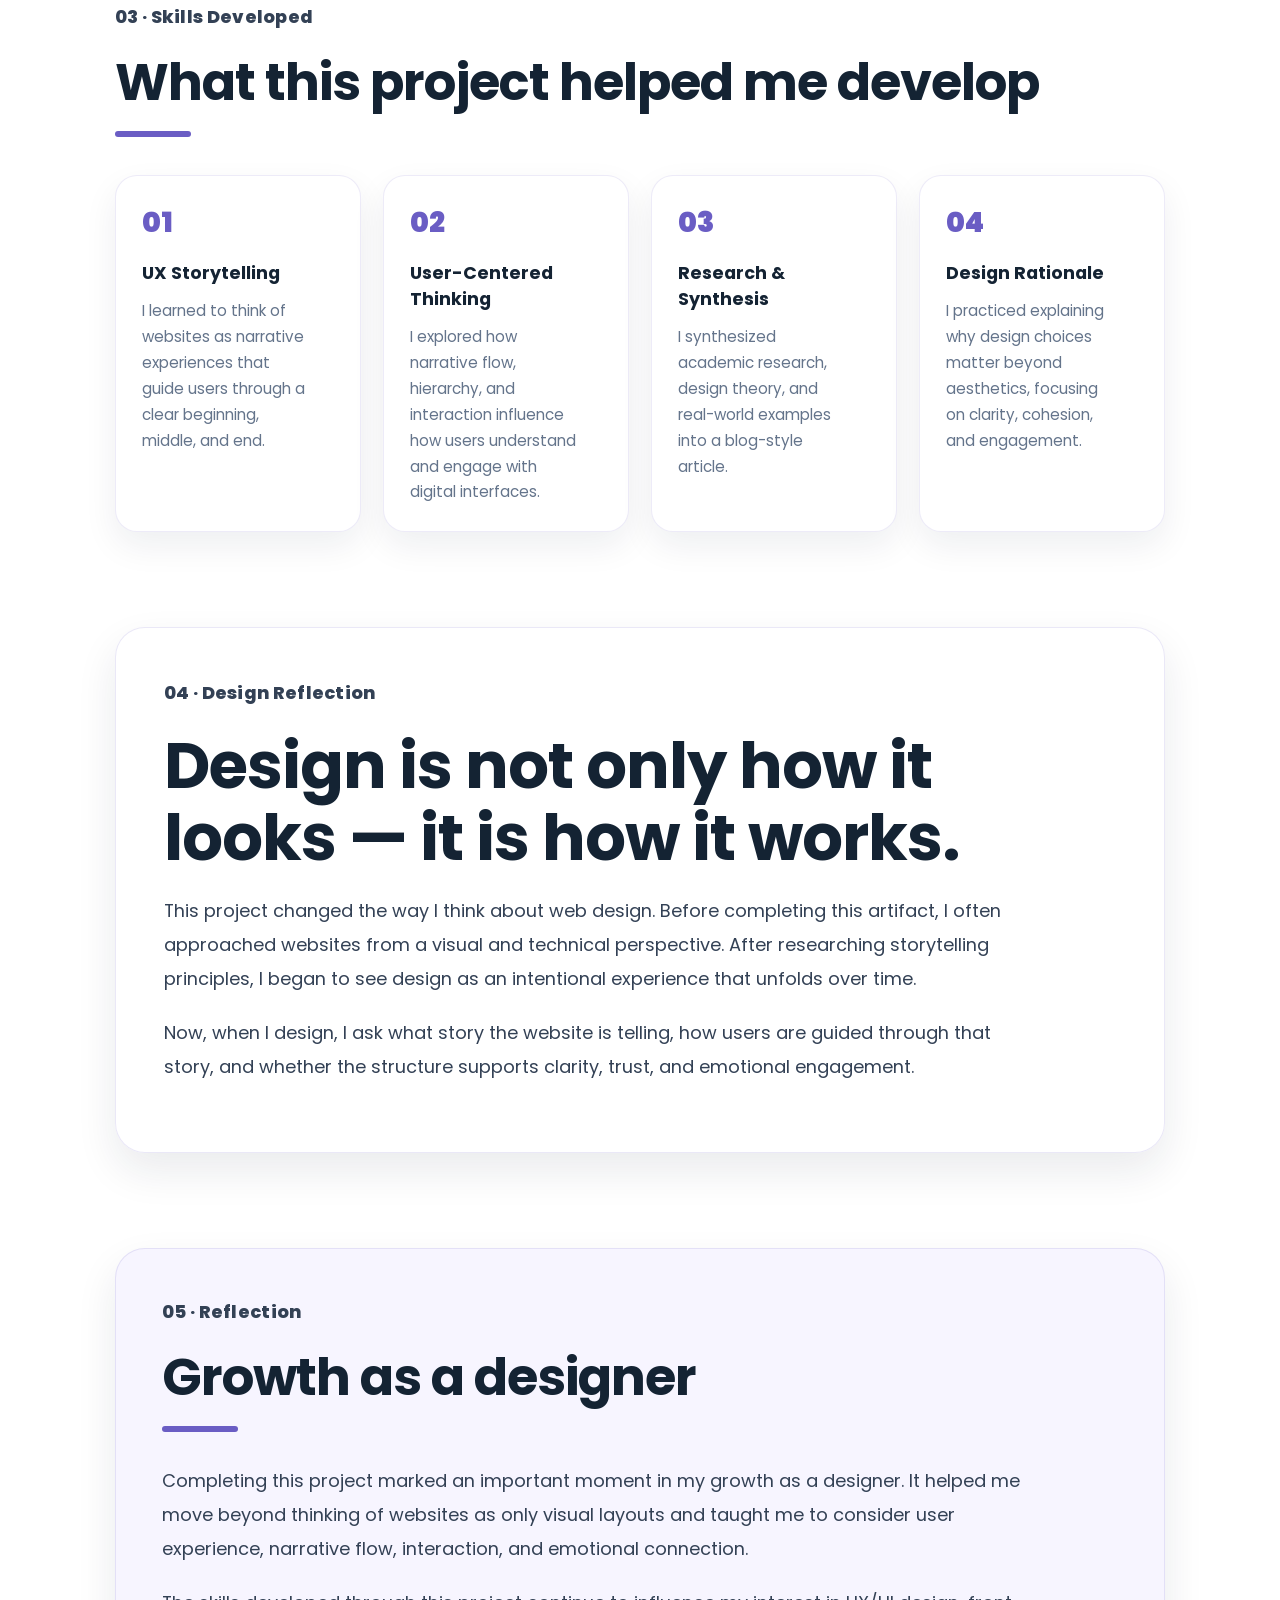
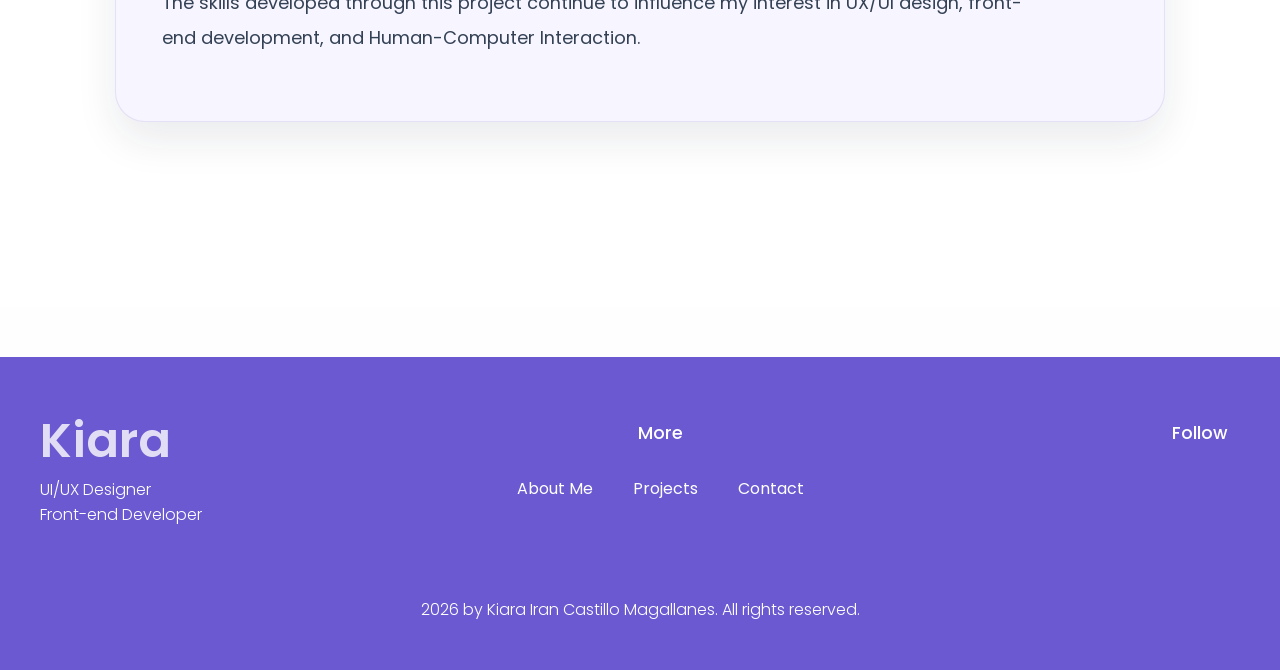
<file: projects/storytelling.html>
<!DOCTYPE html>
<html lang="en">
<head>
    <meta charset="UTF-8">
    <meta name="viewport" content="width=device-width, initial-scale=1.0">
    <title>Discover the Magic of Storytelling | Kiara Castillo</title>
            <link rel="shortcut icon" href="../images/close.png">


    <!-- Global CSS -->
    <link rel="stylesheet" href="../css/style.css">

    <!-- Page CSS -->
    <link rel="stylesheet" href="../css/story.css">
</head>

<body>

    <!-- Navbar from partials -->
    <div id="navbar-placeholder"></div>

    <main class="story-page">

        <!-- HERO -->
        <section class="story-container story-hero">
            <a href="../index.html#portfolio" class="story-back-link">
                ← Back to Projects
            </a>

            <p class="story-kicker">
                UX Storytelling · Web Design · Honors Contract
            </p>

            <h1>Discover the Magic of Storytelling</h1>

            <p class="story-intro">
                A research-based blog project exploring how storytelling, narrative structure, 
                visual hierarchy, multimedia, and interaction design shape user experience in websites.
            </p>
        </section>

        <!-- PROJECT INFO -->
        <section class="story-container story-info-grid">
            <article class="story-info-card">
                <h3>Project Type</h3>
                <h4>Research-Based Blog Article</h4>
                <p>
                    A written and visual blog-style project focused on storytelling as a foundation for effective website design.
                </p>
            </article>

            <article class="story-info-card">
                <h3>Context</h3>
                <h4>Honors Contract Project</h4>
                <p>
                    Created as part of a Digital Storytelling course and extended through independent research and HCI theory.
                </p>
            </article>

            <article class="story-info-card">
                <h3>Focus</h3>
                <h4>UX, Narrative, and Web Design</h4>
                <p>
                    Explores how websites can guide users through an intentional visual and emotional experience.
                </p>
            </article>
        </section>

        <!-- LANDSCAPE IMAGE -->
        <section class="story-container story-image-section">
            <div class="story-landscape-card">
                <img 
                    src="../images/project5.png" 
                    alt="Discover the Magic of Storytelling project landscape preview"
                >
            </div>
        </section>

        <!-- OVERVIEW -->
        <section class="story-container story-section">
            <p class="story-kicker">01 · Project Overview</p>

            <h2>The art of storytelling in website design</h2>

            <div class="story-line"></div>

            <p>
                This project explored how storytelling can transform websites from static collections of information 
                into meaningful digital experiences. Instead of only focusing on layout and visuals, I examined how 
                narrative structure, pacing, emotional engagement, and interaction design can guide users through a website.
            </p>

            <p>
                The project helped me understand web design as a user-centered and narrative-driven process. Through 
                research and analysis, I studied how storytelling frameworks can improve clarity, engagement, trust, 
                and user perception.
            </p>
        </section>

        <!-- WIX VIEWER -->
        <section class="story-container story-viewer-section">
            <div class="story-viewer-intro">
                <p class="story-kicker">02 · Blog Website Viewer</p>

                <h2>View the original Wix storytelling blog</h2>

                <div class="story-line"></div>

                <p>
                    The original project was created as a blog-style Wix artifact. This embedded viewer allows visitors 
                    to explore the full blog directly inside the portfolio page.
                </p>
            </div>

            <div class="story-viewer-card">
                <div class="story-viewer-header">
                    <div>
                        <span>Live Wix Blog Preview</span>
                        <small>Embedded website viewer</small>
                    </div>

                    <a 
                        href="https://kiaracastillom.wixsite.com/blog/post/template-product-review" 
                        target="_blank" 
                        class="story-open-btn"
                    >
                        Open Full Site
                    </a>
                </div>

                <div class="story-frame-wrapper">
                    <iframe 
                        src="https://kiaracastillom.wixsite.com/blog/post/template-product-review"
                        title="Discover the Magic of Storytelling Wix Blog Viewer"
                        loading="lazy">
                    </iframe>
                </div>
            </div>

            <p class="story-viewer-note">
                If the embedded Wix page does not load in some browsers, use the “Open Full Site” button to view the original blog.
            </p>
        </section>

        <!-- SKILLS -->
        <section class="story-container story-section">
            <p class="story-kicker">03 · Skills Developed</p>

            <h2>What this project helped me develop</h2>

            <div class="story-line"></div>

            <div class="story-skills-grid">
                <article>
                    <span>01</span>
                    <h3>UX Storytelling</h3>
                    <p>
                        I learned to think of websites as narrative experiences that guide users through a clear 
                        beginning, middle, and end.
                    </p>
                </article>

                <article>
                    <span>02</span>
                    <h3>User-Centered Thinking</h3>
                    <p>
                        I explored how narrative flow, hierarchy, and interaction influence how users understand and 
                        engage with digital interfaces.
                    </p>
                </article>

                <article>
                    <span>03</span>
                    <h3>Research & Synthesis</h3>
                    <p>
                        I synthesized academic research, design theory, and real-world examples into a blog-style 
                        article.
                    </p>
                </article>

                <article>
                    <span>04</span>
                    <h3>Design Rationale</h3>
                    <p>
                        I practiced explaining why design choices matter beyond aesthetics, focusing on clarity, 
                        cohesion, and engagement.
                    </p>
                </article>
            </div>
        </section>

        <!-- DESIGN REFLECTION -->
        <section class="story-container story-highlight-card">
            <p class="story-kicker">04 · Design Reflection</p>

            <h2>Design is not only how it looks — it is how it works.</h2>

            <p>
                This project changed the way I think about web design. Before completing this artifact, I often 
                approached websites from a visual and technical perspective. After researching storytelling principles, 
                I began to see design as an intentional experience that unfolds over time.
            </p>

            <p>
                Now, when I design, I ask what story the website is telling, how users are guided through that story, 
                and whether the structure supports clarity, trust, and emotional engagement.
            </p>
        </section>

        <!-- REFLECTION -->
        <section class="story-container story-reflection">
            <p class="story-kicker">05 · Reflection</p>

            <h2>Growth as a designer</h2>

            <div class="story-line"></div>

            <p>
                Completing this project marked an important moment in my growth as a designer. It helped me move beyond 
                thinking of websites as only visual layouts and taught me to consider user experience, narrative flow, 
                interaction, and emotional connection.
            </p>

            <p>
                The skills developed through this project continue to influence my interest in UX/UI design, front-end 
                development, and Human-Computer Interaction.
            </p>
        </section>

    </main>

    <!-- Footer from partials -->
    <div id="footer-placeholder"></div>

    <!-- Scripts -->
    <script src="../js/includes.js" data-root="../"></script>
    <script src="../js/main.js"></script>

</body>
</html>
</file>
<file: css/style.css>
@import url('https://fonts.googleapis.com/css2?family=Poppins:ital,wght@0,100;0,200;0,300;0,400;0,500;0,600;0,700;0,800;0,900;1,100;1,200;1,300;1,400;1,500;1,600;1,700;1,800;1,900&display=swap');

:root{
    --first-color: #0e2431;
    --second-color: #6a59d1;
    --thrid-color: #777;

    --hover-color: #614fd0;

    --body-bg-color: #fefefe;
    --card-bg-color: #fff;
    --modal-bg-color:#fff;
    --bg-transparent-color: rgba(0, 0, 0, 0.1);
    --transparent-color-01:rgba(0, 0, 0, 0.1);
    --transparent-color-02:rgba(168, 123, 230, 0.063);
    --line-color: #d7d7d7;

    --color-filter: invert(1);

    --box-shadow: 0px 0px 20px rgb(0 0 0 / 10%);

    --small-font-size: 0.9em;
    --normal-font-size: 1em;

    --scroll-bar-color: #c5cadf;
    --scroll-thumb-color: #70768a;
    --scroll-thumb-hover-color: #454f6b;
}

.dark-theme{

    --first-color: #fff;
    --second-color: #6a59d1;
    --thrid-color: #a9afc3;


    --body-bg-color: #0e1b31;
    --card-bg-color: #132347;
    --modal-bg-color:#102048;
    --bg-transparent-color: rgba(255, 255, 255, 0.1);
    --transparent-color-01:rgba(255, 255, 255, 0.1);
    
    --line-color: #454f6b;

    --color-filter: invert(0);

    --box-shadow: 0px 0px 20px rgb(0 0 0 / 10%);


    --scroll-bar-color: #c1ceff;
    --scroll-thumb-color: #282f4e;
    --scroll-thumb-hover-color: #454f6b;
}

* {
    margin: 0;
    padding: 0;
    box-sizing: border-box;
    font-family: "Poppins", sans-serif;
  }

html{
    scroll-behavior: smooth;
}

body{
    color: var(--first-color);
    background: var(--body-bg-color);
    margin: 2rem 0 0 0;
    transition: .5s ease;
}

a{
    text-decoration: none;

}
li{
    list-style: none;
}


.scrollToTop-btn{
    z-index: 99999;
    position: fixed;
    right: 0;
    bottom: 20px;
    width: 45px;
    height: 45px;
    background: rgb(230, 123, 141);
    color: #fff;
    font-size: var(--small-font-size);
    border-radius: 3px;
    cursor: pointer;
    opacity: 0;
    transition: .5s ease;

}

.scrollToTop-btn.active{
    right: 20px;
    pointer-events: all;
    opacity: 1;
}


.theme-btn{
    z-index: 999999;
    position: fixed;
    right: 0;
    top: 100px;
    background: var(--transparent-color-01);
    backdrop-filter: blur(20px);
    width: 50px;
    height: 50px;
    font-size: 1.2em;
    border-radius: 5px 0 0 5px;
    box-shadow: var(--box-shadow);
    cursor: pointer;

}

.theme-btn .fa-sun, .theme-btn.sun .fa-moon{
    display: none;
}

.theme-btn.sun .fa-sun{
    display: block;

}


::-webkit-scrollbar{
    width: 10px;
    background: var(--scroll-bar-color);

}

::-webkit-scrollbar-thumb{
    background: var(--scroll-thumb-color);
    border-radius: 2em;
}

::-webkit-scrollbar-thumb:hover{
    background: var(--scroll-thumb-hover-color);
    
}

header{
    z-index: 99999;
    width: 100%;
    position: fixed;
    top: 0;
    left: 0;
    backdrop-filter: blur(20px);
    transition: .6s ease;

}
header.sticky{
background: rgba(255, 255, 255, 0.1);
box-shadow: var(--box-shadow);
}

.nav-bar{
    position: relative;
    height: calc(4rem + 1rem);
    max-width: 1250px;
    display: flex;
    justify-content: space-between;
    align-items: center;
    margin-left: auto;
    margin-right: auto;
    padding: 0 20px;
    transition: .6 ease;
}

header.sticky .nav-bar{
    height: calc(2.5rem + 1rem);
}

.nav-bar .logo{
    color: var(--first-color);
    font-size: 1.3em;
    font-weight: 600;

}

.nav-items a{
    color: var(--first-color);
    font-size: var(--normal-font-size);
    font-weight: 500;
}

.nav-items a.active{
    color: var(--second-color);
}

.nav-items a:not(:last-child){
    margin-right: 50px;
}

.nav-items a:hover{
    color: var(--second-color);
}


.nav-menu-btn{
    display: none;
}


.home{
    position: relative;
    max-width: 1250px;
    min-height: 100vh;
    
    margin-right: auto;
    padding: 4rem 2rem;
    flex-direction: column;
    
    
}

.home .wrapper{
    display: flex;
    width: 120%;
    height: calc(100vh - 80px);
    justify-content: left;
    align-items: left ; 
    
    padding: 0 10%;
    overflow: hidden;
    margin-top: 110px;
    margin-bottom: -90px;
}

.home .wrapper::before{
    position: absolute;
    content: '';
    height: 350px;
    width: 350px;
    border-radius: 50%;
    left: -5%;
    top: 30%;
    background: linear-gradient(45deg, var(--second-color), rgb(239, 150, 165));
    animation: object1 9s linear infinite;
}

.home .wrapper::after{
    position: absolute;
    content: '';
    height: 90px;
    width: 90px;
    border-radius: 50%;
    left: 95%;
    top: 12%;
    background: linear-gradient(45deg, var(--second-color), rgb(239, 150, 165));
    animation: object2 9s linear infinite;
}



@keyframes object1{
    50%{
        left: -13%;
        top: 33%;
    }
}

@keyframes object2{
    50%{
        left: 95%;
        top: 10%;
    }
}




.cols{
    width: 50%;
 
}
.cols0{
    width: 140%;
    z-index: 5;
}

 


.topline{
    display: block;
    position: relative;
    font-size: 35px;
    letter-spacing: 5px;
    color: var(--thrid-color);
    
}

.topline::after{
    position: absolute;
    content: '';
    height: 4px;
    width: 45px;
    bottom: 10px;
    background-color: var(--second-color);
}

h1{
    display: block;
    font-size: 70px;
    font-weight: 900;
    color: var(--first-color);

}

 .multiText{
    color: var(--second-color);
    text-transform: capitalize;

}

p{
    display: block;
    width: 90%;
    font-size: 16px;
    color: var(--first-color);

}

.btns{
    width: 100px;
    position: relative;
    
}

button{
    outline: none;
    border: none;
    cursor: pointer;
    font-size: 16px;
    width: 170px;
    color: #fff;
    background-color: var(--thrid-color);
    padding: 8px 14px;
    margin: 40px 5px;
    letter-spacing: 2px;
    text-transform: capitalize;
    border-radius: 5px;

}

button:hover{
    background-color: var(--second-color);
}

.imgbox{
    position: relative;
    width: 65%;
    height: 65%;
    
}

.imgbox #splash{
    position: absolute;
    top: 55%;
    left: 85%;
    transform: translate(-50%, -50%) ;
    width: 160%;
    filter: saturate(100%);
    animation: animate 8s linear infinite;
    margin-top: 30px;
}

@keyframes animate{
    50%{
        top: 50%;
        left: 51%;
        width: 155%;
    }
}

.home  .wrapper .scroll-down{
    color: var(--first-color);
    font-size: var(--normal-font-size);
    font-weight: 500;
    margin-left: 550px;
   

}

.home  .wrapper .scroll-down i{
color: var(--second-color);
font-size: 1.2em;

}

/* common styles for all sections */
.flex-center{
    display: flex;
    justify-content: center;
    align-items: center;
}

.section{
    position: relative;
    max-width: 1250px;
    min-height: 100vh;
    margin-left: auto;
    margin-right: auto;
    padding: 6rem 2rem 2rem;
}

.sub-section{
    position: relative;
    max-width: 1250px;
    min-height: 100vh;
    margin-left: auto;
    margin-right: auto;
    padding: 6rem 0;
}

.section-title-01{
    font-size: 4.5em ;
    font-weight: 800;
    margin-bottom: 1rem;
    background: linear-gradient(to top, transparent 0%, var(--first-color) 70%);
    background-clip: text;
    -webkit-background-clip: text;
    -webkit-text-fill-color: transparent;
    opacity: .1;
}

.section-title-02{
   font-size: 2.5em;
   font-weight: 700;
   transform: translateY(-80px);
    
}

.section-title-02::before{
    content: '';
    position: absolute;
    width: 70px;
    height: 5px;
    right: 0;
    bottom: 0;
    background: var(--second-color);
}

.container{
    position: relative;
    flex-direction: column;

}
.content{
    margin-top: -40px;
}

.about .container .content{
    column-gap: 40px;
    width: 100%;

}







.about-img img{
    max-width: 100%;
    min-width: 450px;
    height: 450px;
    border-radius: 10px;
}

.about-info .description{
    max-width: 850px;
}

.about-info .description h3{
    font-size: 2em;
    font-weight: 600;
    margin-bottom: 10px;
}

.about-info .description h4{
    font-size: 1.3em;
    font-weight: 600;
    margin-bottom: 10px;
}

.about-info .description h4 span{
    color: var(--second-color);
}

.about-info .description p{
    color: var(--thrid-color);
    font-size: var(--small-font-size);
    margin-bottom: 15px;
    padding-bottom: 25px;
    
}

/* projects section */

.portfolio .container .content {
    width: 100%;
}

.project-link {
    display: block;
    text-decoration: none;
    color: inherit;
}
.project-link.img-card {
    position: relative;
    overflow: hidden;
}


.portfolio-list{
  display: grid;
  grid-template-columns: repeat(auto-fill, minmax(390px, 1fr));
  max-width: 100%;
  gap: 35px;
  margin: 0 auto;
}



.portfolio-list .img-card{
    position: relative;
    max-width: 100%;
    height: 360px;
    border-radius: 10px;
    box-shadow: var(--box-shadow);
    overflow: hidden;
    cursor: pointer;

}

.portfolio-list .img-card .overlay{
    transition: 1s ease;
}

.portfolio-list .img-card:hover .overlay{
    z-index: 777;
    position: absolute;
    width: 100%;
    height: 100%;
    background: rgba(0, 0, 0, 0.5);
 
}

.portfolio-list .img-card .info{
    z-index: 777;
    position: absolute;
    bottom: 0;
    left: 0;
    margin: 20px;
    color: #fff;
    transform: translateY(20px);
    opacity: 0;
    transition: .5s ease;
}

.portfolio-list .img-card:hover .info{
    transform: translateY(0);
    opacity: 1;
}

.portfolio-list .img-card .info h3{
    font-size: 1.5em;

}

.portfolio-list .img-card .info span{
    font-size: 1.2em;
}

.portfolio-list .img-card img{
    width: 100%;
    height: 100%;
    object-fit: cover;
}

.portfolio-model{
    z-index: 999999;
    position: fixed;
    width: 100%;
    height: 100vh;
    top: 0;
    left: 0;
    background: var(--transparent-color-01);
    backdrop-filter: blur(20px);
    visibility: hidden;
    opacity: 0;
    transition: .3s ease;

}

.portfolio-model.active{
    visibility: visible;
    opacity: 1;
}

.portfolio-model-body{
    position: relative;
    background: var(--modal-bg-color);
    max-width: 990px;
    height: 680px;
    margin: 20px;
    padding: 40px;
    border-radius: 10px;
    box-shadow: var(--box-shadow);
    transform: translateY(-50px);
    transition: .5s ease;
}

.portfolio-model.active .portfolio-model-body{
    transform: translateY(0);
}

.portfolio-close-btn{
    position: absolute;
    top: 0;
    right: 0;
    margin: 20px;
    cursor: pointer;
}

.portfolio-model-body h3{
    font-size: 1.5em;
}

.portfolio-model-body p{
    width: 100%;
    font-size: 14px;
}

.portfolio-model-body img{
    width: 100%;
    margin: 20px 0;
    height: 45%;
    border-radius: 10px;
    object-fit: cover;
}

.portfolio-model-body .tools{
    border-top: 1px solid var(--thrid-color);
    margin-top: 10px;

}
.portfolio-model-body .tools h4{
    color: var(--first-color);
    font-size: 15px;
    margin-top: 5px;


}


.portfolio-model-body .tools ul{
    display: flex;
}


.portfolio-model-body .tools li{
    color: var(--thrid-color);
    font-size: 14px;
    margin-right: 20px;
    
   

}



/* contact section */
.contact .container .content {

    display: flex;
    justify-content: space-between;
    width: 100%;
}



   
 
.contact-left h2{
    font-size: 2.1em;
    font-weight: 800;
    margin-bottom: 40px;
}

.contact-list li{
    margin-bottom: 40px ;
}

.contact-list li h3 {
    font-size: 1.3em;
    font-weight: 600;
    margin-bottom: 10px;
}

.contact-list li h3  i{
    color: var(--second-color);
    font-size: 1.3em;
    margin-right: 10px;
}

.contact-list li a i{
    color: var(--second-color);
    font-size: 2.3em;
    margin-right: 40px;
}

.contact-list li span{
    color: var(--thrid-color);
    margin-left: 40px;
}

.contact-list li span a {
    color: var(--thrid-color);
}

.contact-right p{
    color: var(--thrid-color);
    font-size: 17px;
    margin-bottom: 30px;
    margin-top: 90px;
}

.contact-right p span{
    color: var(--first-color);
    font-weight: 700;
}

.contact-form input, .contact-form textarea{
    border: none;
    color: var(--first-color);
    background: var(--transparent-color-02);
    font-size: var(--normal-font-size);
    margin-bottom: 20px;
    padding: 15px 40px 40px 20px;
    border-radius: 5px;
}

.contact-form textarea{
    width: 100%;
    height: 80px;
}

::placeholder{
    color: var(--first-color);
}

.contact-form .first-row input{
    width: 100%;
    height: 35px;
}

.contact-form .seconf-row {
    display: flex;
    justify-content: space-between;
    
}

.contact-form .seconf-row input{
    width: 48%;
    height: 35px;
}

.contact-form .btn{
    width: 200px;
    border-radius: 5px;
    font-size: 15px;

}


/* footer section */

footer{
    display: flex;
    justify-content: center;
    align-items: center;
    flex-direction: column;
    background-color: var(--second-color);
    width: 100%;
    margin-top: 50px;
    padding: 3rem 2rem;
    color: #fff;

}

footer a{
   color: #fff; 
}

.footer-container {
    display: flex;
    justify-content: space-between;
    width: 100%;
    max-width: 1200px;
}

.footer-container .about h2{
    font-size: 3em;
    font-weight: 600;
    opacity: .8;
    
}

.footer-container .about a:hover{
    color: var(--first-color);
}

.footer-container .about p{
    font-size: var(--normal-font-size);
    font-weight: 300;
    margin-bottom: 30px;
    color: #fff;
    width: 270px;
}

.footer-container .info{
    margin-left: -150px;
}

.footer-container .info, .footer-container .follow{
    display: flex;
    align-items: center;
    flex-direction: column;
    margin-top: 15px;
}

.footer-container .info h3, .footer-container .follow h3{
    font-size: 1.1em;
    font-weight: 500;
    margin-bottom: 30px;
}

.footer-container .info ul, .footer-container .follow ul{
   display: flex; 
}

.footer-container .info a{
    margin: 20px;
}
.footer-container .follow a{
    font-size: 1.5em;
    margin: 20px;
}
.footer-container .info a:hover{
    color: var(--first-color);
}

.footer-container .follow a:hover{
    color: #0e2431;
}

.footer-copyright p{
    font-size: var(--normal-font-size);
    font-weight: 300 ;
    margin-top: 40px;
    width: 500px;
    color: #fff;
    text-align: center;
}

/* media query */

@media screen and (max-width: 1250px) {

    .navigation{
        position: fixed;
        width: 100%;
        height: 100vh;
        top: 0;
        left: 0;
        display: flex;
        justify-content: center ;
        align-items: center;
        background: var(--transparent-color-01);
        visibility: hidden;
        opacity: 0;
        transition: .3s ease;
    }

    .navigation.active{
        visibility: visible;
        opacity: 1;
    }

    .nav-items{
        position: relative;
        background: var(--modal-bg-color);
        width: 600px;
        max-width: 600px;
        display: flex;
        align-items: center;
        flex-direction: column;
        margin: 20px;
        padding: 40px;
        border-radius: 10px;
        box-shadow: var(--box-shadow);
        transform: translateY(-50px);
        transition: .3 ease;
    }

    .navigation.active .nav-items{
        transform: translateY(0);
        
    }

    .nav-items a{
        margin: 15px 50px;

    }

    .nav-close-btn{
        position: absolute;
        background: url(/images/close.png)no-repeat;
        background-size: 12px;
        background-position: center;
        width: 40px;
        height: 40px;
        top: 0;
        right: 0;
        margin: 10px;
        cursor: pointer;
    }

    .nav-menu-btn{
        background: url(/images/menu.png) no-repeat;
        background-size: 30px;
        background-position: center;
        width: 40px;
        height: 40px;
        cursor: pointer;
        display: block;
    }





    .home .wrapper .cols{
        font-size: 0.85rem;
    }

    .about .container .content{
        display: grid;
        width: 100%;
        row-gap: 20px;
    }

    .about-img img{
        min-width: 0;
        width: 100%;

    }

    .about-info{
        min-width: 0;
        width: 100%;
    }

    .about-info .professional-list{
        flex-direction: column;
    }

    .about-info .professional-list .list-item{
        justify-content: start;
    }

    .contact .content {
        flex-direction: column;
        font-size: 0.9rem;
    }

    .contact .contact-left{
        margin-bottom: 40px;

    }

    .contact-form .seconf-row{
        flex-direction: column;
    }

    .contact-form .seconf-row input{
width: 100%;
    }


    footer .footer-container{
        flex-direction: column;
    }

    .footer-container .about, .footer-container .info{
        display: flex;
        justify-content: center;
        align-items: center;
        flex-direction: column;
        margin-bottom: 50px;
    }

    .footer-container .info ul{
        align-items: center;
        flex-direction: column;

    }

    .footer-container .info ul li{
        margin: 5px 0;
    }

    .footer-container .hr{
        width: 100%;
        height: 2px;
        background: rgba(255, 255, 255, 0.1);
        margin: 10px 0 22px ;
    }

}
</file>
<file: css/process.css>
/* =====================================================
   MY DESIGN PROCESS PAGE
   Separate CSS file to avoid conflicts with Sakura page
===================================================== */

.process-page {
    width: 100%;
    background: #ffffff;
    color: #142333;
    padding-bottom: 90px;
}

.process-container {
    width: min(88%, 1050px);
    margin-left: auto;
    margin-right: auto;
}

/* HERO */
.process-hero {
    padding-top: 145px;
    padding-bottom: 45px;
}

.process-back-link {
    display: inline-block;
    color: #6a5dc4;
    text-decoration: none;
    font-size: 0.95rem;
    font-weight: 700;
    margin-bottom: 34px;
}

.process-back-link:hover {
    text-decoration: underline;
}

.process-kicker {
    color: #6a5dc4;
    font-weight: 800;
    font-size: 0.95rem;
    letter-spacing: 0.3px;
    margin-bottom: 16px;
}

.process-hero h1 {
    max-width: 950px;
    color: #142333;
    font-size: clamp(3.2rem, 6vw, 5.5rem);
    line-height: 0.98;
    letter-spacing: -3px;
    margin-bottom: 24px;
}

.process-intro {
    max-width: 880px;
    color: #334155;
    font-size: 1.12rem;
    line-height: 1.85;
}

/* INFO CARDS */
.process-info-grid {
    margin-top: 20px;
    margin-bottom: 75px;
    display: grid;
    grid-template-columns: repeat(3, 1fr);
    gap: 22px;
}

.process-info-card {
    background: #ffffff;
    border-radius: 20px;
    padding: 24px;
    box-shadow: 0 14px 32px rgba(20, 35, 51, 0.07);
    border: 1px solid rgba(106, 93, 196, 0.12);
}

.process-info-card h3 {
    color: #6a5dc4;
    font-size: 0.95rem;
    margin-bottom: 10px;
}

.process-info-card h4 {
    color: #142333;
    font-size: 1rem;
    line-height: 1.4;
    margin-bottom: 10px;
}

.process-info-card p {
    color: #64748b;
    font-size: 0.94rem;
    line-height: 1.65;
}

/* LANDSCAPE IMAGE */
.process-image-section {
    margin-top: 25px;
    margin-bottom: 95px;
}

.process-landscape-card {
    background: #ffffff;
    border-radius: 28px;
    padding: 18px;
    box-shadow: 0 18px 42px rgba(20, 35, 51, 0.09);
    border: 1px solid rgba(106, 93, 196, 0.14);
}

.process-landscape-card img {
    width: 100%;
    max-height: 560px;
    object-fit: cover;
    display: block;
    border-radius: 22px;
}

/* GENERAL SECTIONS */
.process-section,
.process-doc-section,
.process-reflection,
.process-philosophy-card {
    margin-top: 95px;
    margin-bottom: 95px;
}

.process-section h2,
.process-doc-intro h2,
.process-philosophy-card h2,
.process-reflection h2 {
    color: #142333;
    font-size: clamp(2.25rem, 4vw, 3.4rem);
    line-height: 1.12;
    letter-spacing: -1px;
    margin-bottom: 20px;
}

.process-section p,
.process-doc-intro p,
.process-philosophy-card p,
.process-reflection p {
    max-width: 900px;
    color: #334155;
    font-size: 1.12rem;
    line-height: 1.9;
    margin-bottom: 20px;
}

.process-line {
    width: 76px;
    height: 6px;
    background: #6a5dc4;
    border-radius: 20px;
    margin: 18px 0 32px;
}

/* PDF VIEWER */
.process-pdf-card {
    margin-top: 36px;
    background: #ffffff;
    border: 1px solid rgba(106, 93, 196, 0.18);
    border-radius: 26px;
    box-shadow: 0 16px 38px rgba(20, 35, 51, 0.08);
    overflow: hidden;
}

.process-pdf-card summary {
    list-style: none;
    cursor: pointer;
    padding: 26px 30px;
    display: flex;
    justify-content: space-between;
    align-items: center;
}

.process-pdf-card summary::-webkit-details-marker {
    display: none;
}

.process-pdf-card summary div {
    display: flex;
    flex-direction: column;
    gap: 5px;
}

.process-pdf-card summary span {
    color: #142333;
    font-size: 1.25rem;
    font-weight: 800;
}

.process-pdf-card summary small {
    color: #6a5dc4;
    font-size: 0.95rem;
    font-weight: 700;
}

.process-pdf-card summary::after {
    content: "+";
    width: 34px;
    height: 34px;
    background: #6a5dc4;
    color: #ffffff;
    border-radius: 50%;
    display: grid;
    place-items: center;
    font-size: 1.4rem;
    font-weight: 700;
    flex-shrink: 0;
}

.process-pdf-card[open] summary::after {
    content: "−";
}

.process-pdf-actions {
    display: flex;
    gap: 14px;
    padding: 0 30px 24px;
    flex-wrap: wrap;
}

.process-doc-btn {
    display: inline-block;
    background: #6a5dc4;
    color: #ffffff;
    text-decoration: none;
    padding: 12px 22px;
    border-radius: 12px;
    font-weight: 700;
    box-shadow: 0 12px 24px rgba(106, 93, 196, 0.22);
}

.process-doc-btn.secondary {
    background: #ffffff;
    color: #6a5dc4;
    border: 1px solid rgba(106, 93, 196, 0.28);
    box-shadow: none;
}

.process-pdf-frame {
    width: 100%;
    height: 720px;
    background: #ffffff;
    border-top: 1px solid rgba(106, 93, 196, 0.18);
}

.process-pdf-frame iframe {
    width: 100%;
    height: 100%;
    border: none;
    display: block;
}

/* SPLIT SECTION */
.process-split {
    display: grid;
    grid-template-columns: 1fr 0.9fr;
    gap: 42px;
    align-items: center;
}

.process-sketch-card {
    background: #ffffff;
    border-radius: 26px;
    padding: 16px;
    box-shadow: 0 16px 38px rgba(20, 35, 51, 0.08);
    border: 1px solid rgba(106, 93, 196, 0.14);
}

.process-sketch-card img {
    width: 100%;
    display: block;
    border-radius: 20px;
    object-fit: contain;
}

/* STEPS */
.process-steps-grid {
    display: grid;
    grid-template-columns: repeat(4, 1fr);
    gap: 22px;
    margin-top: 38px;
}

.process-steps-grid article {
    background: #ffffff;
    border-radius: 22px;
    padding: 26px;
    box-shadow: 0 14px 34px rgba(20, 35, 51, 0.07);
    border: 1px solid rgba(106, 93, 196, 0.12);
}

.process-steps-grid span {
    display: block;
    color: #6a5dc4;
    font-size: 1.75rem;
    font-weight: 900;
    margin-bottom: 16px;
}

.process-steps-grid h3 {
    color: #142333;
    font-size: 1.1rem;
    margin-bottom: 12px;
}

.process-steps-grid p {
    color: #64748b;
    font-size: 0.95rem;
    line-height: 1.7;
    margin-bottom: 0;
}

/* PHILOSOPHY CARD */
.process-philosophy-card {
    background: linear-gradient(135deg, #ffffff 0%, #ffffff 100%);
    padding: 48px;
    border-radius: 30px;
    box-shadow: 0 18px 42px rgba(20, 35, 51, 0.09);
    border: 1px solid rgba(106, 93, 196, 0.14);
}

.process-philosophy-card h2 {
    font-size: clamp(2.6rem, 5vw, 4.5rem);
}

/* REFLECTION */
.process-reflection {
    background: #ffffff;
    padding: 46px;
    border-radius: 30px;
    box-shadow: 0 18px 42px rgba(20, 35, 51, 0.09);
    border: 1px solid rgba(106, 93, 196, 0.14);
}

/* RESPONSIVE */
@media screen and (max-width: 950px) {
    .process-container {
        width: 90%;
    }

    .process-info-grid,
    .process-split {
        grid-template-columns: 1fr;
    }

    .process-steps-grid {
        grid-template-columns: repeat(2, 1fr);
    }

    .process-pdf-frame {
        height: 560px;
    }
}

@media screen and (max-width: 650px) {
    .process-hero {
        padding-top: 130px;
    }

    .process-hero h1 {
        font-size: 3rem;
        letter-spacing: -1.5px;
    }

    .process-intro,
    .process-section p,
    .process-doc-intro p,
    .process-philosophy-card p,
    .process-reflection p {
        font-size: 1rem;
    }

    .process-steps-grid {
        grid-template-columns: 1fr;
    }

    .process-philosophy-card,
    .process-reflection {
        padding: 30px;
    }

    .process-pdf-card summary {
        align-items: flex-start;
        gap: 18px;
    }

    .process-pdf-frame {
        height: 460px;
    }
}
</file>
<file: css/kandinsky.css>
/* =====================================================
   KANDINSKY PROJECT PAGE
   Separate CSS file to avoid conflicts
===================================================== */

@import url('https://fonts.googleapis.com/css2?family=Inter:wght@400;500;600;700;800;900&family=Playfair+Display:wght@500;600;700&display=swap');

:root {
    --k-blue: #2b6cb0;
    --k-red: #e53e3e;
    --k-yellow: #ecc94b;
    --k-black: #1a202c;
    --k-white: #f7fafc;
    --k-orange: #ed8936;
    --k-purple: #6a5dc4;
}

.kandinsky-page {
    width: 100%;
    background: #ffffff;
    color: var(--k-black);
    padding-bottom: 90px;
}

.kandinsky-container {
    width: min(88%, 1080px);
    margin-left: auto;
    margin-right: auto;
}

/* HERO */
.kandinsky-hero {
    padding-top: 145px;
    padding-bottom: 45px;
}

.kandinsky-back-link {
    display: inline-block;
    color: var(--k-purple);
    text-decoration: none;
    font-size: 0.95rem;
    font-weight: 700;
    margin-bottom: 34px;
}

.kandinsky-back-link:hover {
    text-decoration: underline;
}

.kandinsky-kicker {
    color: var(--k-purple);
    font-weight: 800;
    font-size: 0.95rem;
    letter-spacing: 0.3px;
    margin-bottom: 16px;
}

.kandinsky-hero h1 {
    max-width: 950px;
    color: var(--k-black);
    font-family: poppins, sans-serif;
    font-size: clamp(3.5rem, 7vw, 6.4rem);
    line-height: 0.98;
    letter-spacing: -2px;
    margin-bottom: 24px;
}

.kandinsky-intro {
    max-width: 900px;
    color: #334155;
    font-size: 1.12rem;
    line-height: 1.85;
}

.kandinsky-hero-actions {
    display: flex;
    gap: 16px;
    flex-wrap: wrap;
    margin-top: 34px;
}

.kandinsky-btn {
    display: inline-block;
    background: var(--k-black);
    color: #ffffff;
    text-decoration: none;
    padding: 14px 24px;
    border-radius: 999px;
    font-weight: 800;
    box-shadow: 0 14px 28px rgba(26, 32, 44, 0.18);
    transition: transform 0.25s ease, box-shadow 0.25s ease;
}

.kandinsky-btn:hover {
    transform: translateY(-3px);
    box-shadow: 0 18px 34px rgba(26, 32, 44, 0.25);
}

.kandinsky-btn.secondary {
    background: #ffffff;
    color: var(--k-black);
    border: 1px solid rgba(26, 32, 44, 0.15);
    box-shadow: none;
}

/* INFO CARDS */
.kandinsky-info-grid {
    margin-top: 20px;
    margin-bottom: 85px;
    display: grid;
    grid-template-columns: repeat(3, 1fr);
    gap: 22px;
}

.kandinsky-info-card {
    background: #ffffff;
    border-radius: 20px;
    padding: 24px;
    box-shadow: 0 14px 32px rgba(20, 35, 51, 0.07);
    border: 1px solid rgba(26, 32, 44, 0.12);
}

.kandinsky-info-card h3 {
    color: var(--k-purple);
    font-size: 0.95rem;
    margin-bottom: 10px;
}

.kandinsky-info-card h4 {
    color: var(--k-black);
    font-size: 1rem;
    line-height: 1.4;
    margin-bottom: 10px;
}

.kandinsky-info-card p {
    color: #64748b;
    font-size: 0.94rem;
    line-height: 1.65;
}

/* GENERAL SECTIONS */
.kandinsky-section,
.kandinsky-highlight-card,
.kandinsky-reflection {
    margin-top: 95px;
    margin-bottom: 95px;
}

.kandinsky-section h2,
.kandinsky-highlight-card h2,
.kandinsky-reflection h2 {
    color: var(--k-black);
    font-size: clamp(2.25rem, 4vw, 3.4rem);
    line-height: 1.12;
    letter-spacing: -1px;
    margin-bottom: 20px;
}

.kandinsky-section p,
.kandinsky-highlight-card p,
.kandinsky-reflection p,
.kandinsky-large-card p {
    max-width: 900px;
    color: #334155;
    font-size: 1.12rem;
    line-height: 1.9;
    margin-bottom: 20px;
}

.kandinsky-line {
    width: 76px;
    height: 6px;
    background: var(--k-red);
    margin: 18px 0 32px;
}

/* CODED BRAND BOARD */
.coded-brand-board {
    margin-top: 44px;
    background: #ffffff;
    border: 1px solid rgba(26, 32, 44, 0.12);
    border-radius: 28px;
    padding: 36px;
    box-shadow: 0 18px 42px rgba(20, 35, 51, 0.09);
}

.board-title-row {
    display: grid;
    grid-template-columns: 1fr auto 1fr;
    align-items: center;
    gap: 18px;
    margin: 22px 0 28px;
}

.board-title-row span {
    height: 1px;
    background: var(--k-black);
    opacity: 0.55;
}

.board-title-row h3 {
    font-family: poppins, sans-serif;
    font-size: 1.8rem;
    font-weight: 600;
    color: var(--k-black);
}

/* CODED LOGO */
.coded-logo {
    position: relative;
    margin: 0 auto;
}

.large-logo {
    width: 520px;
    height: 260px;
}

.mini-logo {
    width: 330px;
    height: 160px;
    margin: 0;
}

.shape {
    position: absolute;
}

.yellow-circle {
    width: 78px;
    height: 78px;
    background: var(--k-yellow);
    border-radius: 50%;
    left: 65px;
    top: 115px;
}

.red-triangle {
    width: 0;
    height: 0;
    border-left: 82px solid transparent;
    border-right: 82px solid transparent;
    border-bottom: 260px solid var(--k-red);
    transform: rotate(164deg);
    left: 190px;
    top: 20px;
    opacity: 0.98;
}

.blue-circle.middle {
    width: 75px;
    height: 75px;
    background: var(--k-blue);
    border-radius: 50%;
    left: 250px;
    top: 105px;
    opacity: 0.9;
}

.red-square {
    width: 130px;
    height: 95px;
    background: var(--k-red);
    left: 365px;
    top: 92px;
}

.blue-circle.small {
    width: 78px;
    height: 78px;
    background: var(--k-blue);
    border-radius: 50%;
    left: 410px;
    top: 102px;
}

.horizontal-line {
    width: 330px;
    height: 2px;
    background: var(--k-black);
    left: 80px;
    top: 142px;
    opacity: 0.65;
}

.diagonal-line {
    width: 270px;
    height: 2px;
    background: var(--k-black);
    left: 230px;
    top: 122px;
    transform: rotate(-46deg);
    opacity: 0.65;
}

.wave-line {
    width: 120px;
    height: 70px;
    left: 365px;
    top: 10px;
    border-top: 2px solid var(--k-black);
    border-radius: 50%;
    transform: rotate(-45deg);
}

.wave-line::before,
.wave-line::after {
    content: "";
    position: absolute;
    width: 110px;
    height: 60px;
    border-top: 2px solid var(--k-black);
    border-radius: 50%;
}

.wave-line::before {
    top: 22px;
    left: -12px;
}

.wave-line::after {
    top: 44px;
    left: -24px;
}

/* WORDMARK */
.brand-wordmark {
    text-align: center;
    font-family: 'Playfair Display', serif;
    font-size: clamp(3rem, 6vw, 5rem);
    font-weight: 500;
    letter-spacing: 10px;
    color: #000000;
    margin: 12px 0 38px;
}

.small-wordmark {
    font-size: clamp(2rem, 4vw, 3.8rem);
    letter-spacing: 8px;
    margin: 0;
}

/* PALETTE */
.palette-row {
    display: grid;
    grid-template-columns: repeat(6, 1fr);
    gap: 18px;
    margin-bottom: 40px;
}

.palette-item {
    text-align: center;
}

.color-dot {
    width: 92px;
    height: 92px;
    border-radius: 50%;
    margin: 0 auto 12px;
    box-shadow: 0 10px 24px rgba(20, 35, 51, 0.08);
}

.color-dot.blue {
    background: var(--k-blue);
}

.color-dot.red {
    background: var(--k-red);
}

.color-dot.yellow {
    background: var(--k-yellow);
}

.color-dot.black {
    background: var(--k-black);
}

.color-dot.white {
    background: var(--k-white);
    border: 1px solid rgba(26, 32, 44, 0.08);
}

.color-dot.orange {
    background: var(--k-orange);
}

.palette-item p {
    color: var(--k-black);
    font-size: 0.95rem;
    margin: 0;
}

/* SYMBOL SYSTEM */
.symbol-system-grid {
    display: grid;
    grid-template-columns: repeat(3, 1fr);
    gap: 24px;
    margin-bottom: 42px;
}

.symbol-card {
    background: #ffffff;
    border: 1px solid rgba(26, 32, 44, 0.12);
    border-radius: 22px;
    padding: 22px;
    box-shadow: 0 14px 34px rgba(20, 35, 51, 0.07);
}

.symbol-preview {
    width: 100%;
    height: 210px;
    background: #f7fafc;
    border-radius: 18px;
    display: flex;
    align-items: center;
    justify-content: center;
    overflow: hidden;
    margin-bottom: 18px;
}

.symbol-preview img {
    width: 90%;
    height: 90%;
    object-fit: contain;
    display: block;
}

.symbol-card h4 {
    color: var(--k-black);
    font-size: 1.15rem;
    margin-bottom: 10px;
}

.symbol-card p {
    color: #64748b;
    font-size: 0.95rem;
    line-height: 1.7;
    margin-bottom: 0;
}

.symbol-logo {
    width: 310px;
    height: 160px;
    transform: scale(0.72);
    transform-origin: center;
}

.coded-symbol-preview,
.wordmark-preview {
    background: #ffffff;
}

.wordmark-preview .small-wordmark {
    font-size: 2rem;
    letter-spacing: 6px;
}

/* FONTS */
.font-row {
    display: grid;
    grid-template-columns: 1fr 1fr;
    gap: 42px;
    margin-bottom: 40px;
}

.font-row article {
    background: #f7fafc;
    border-radius: 18px;
    padding: 22px;
    border: 1px solid rgba(26, 32, 44, 0.1);
}

.font-row h5 {
    color: var(--k-black);
    font-size: 1rem;
    margin-bottom: 12px;
}

.font-sample {
    color: var(--k-black);
    line-height: 1.5;
}

.font-sample.serif {
    font-family: poppins, serif;
}

.font-sample.sans {
    font-family: poppins, sans-serif;
}

/* INSPIRATION IMAGES */
.inspiration-image-grid {
    display: grid;
    grid-template-columns: 1.4fr 1fr 1fr;
    gap: 18px;
    margin-top: 18px;
}

.inspiration-image-grid figure {
    margin: 0;
    background: #ffffff;
    border: 1px solid rgba(26, 32, 44, 0.12);
    border-radius: 22px;
    overflow: hidden;
    box-shadow: 0 14px 34px rgba(20, 35, 51, 0.08);
}

.inspiration-image-grid img {
    width: 100%;
    height: 280px;
    object-fit: cover;
    display: block;
}

.inspiration-image-grid figure:first-child img {
    height: 360px;
}

.inspiration-image-grid figcaption {
    padding: 16px 18px;
    color: #334155;
    font-size: 0.95rem;
    font-weight: 600;
    line-height: 1.5;
}

/* PROBLEM + GOAL */
.kandinsky-two-grid {
    margin-top: 80px;
    margin-bottom: 95px;
    display: grid;
    grid-template-columns: repeat(2, 1fr);
    gap: 26px;
}

.kandinsky-large-card {
    background: #ffffff;
    border-radius: 24px;
    padding: 36px;
    box-shadow: 0 16px 38px rgba(20, 35, 51, 0.08);
    border: 1px solid rgba(26, 32, 44, 0.12);
}

.kandinsky-large-card h3 {
    color: var(--k-black);
    font-size: clamp(1.6rem, 3vw, 2.25rem);
    line-height: 1.15;
    margin-bottom: 18px;
}

.kandinsky-small-label {
    color: var(--k-purple);
    font-size: 0.95rem;
    font-weight: 800;
    margin-bottom: 12px;
}

/* ARCHITECTURE + FEATURES */
.architecture-grid,
.feature-list {
    display: grid;
    grid-template-columns: repeat(4, 1fr);
    gap: 22px;
    margin-top: 38px;
}

.architecture-grid article,
.feature-list article {
    background: #ffffff;
    border-radius: 22px;
    padding: 26px;
    box-shadow: 0 14px 34px rgba(20, 35, 51, 0.07);
    border: 1px solid rgba(26, 32, 44, 0.12);
}

.architecture-grid span {
    display: block;
    color: var(--k-red);
    font-size: 1.75rem;
    font-weight: 900;
    margin-bottom: 16px;
}

.architecture-grid h3,
.feature-list h3 {
    color: var(--k-black);
    font-size: 1.1rem;
    margin-bottom: 12px;
}

.architecture-grid p,
.feature-list p {
    color: #64748b;
    font-size: 0.95rem;
    line-height: 1.7;
    margin-bottom: 0;
}

/* HIGHLIGHT + REFLECTION */
.kandinsky-highlight-card {
    background: #ffffff ;
    padding: 48px;
    border-radius: 30px;
    box-shadow: 0 18px 42px rgba(20, 35, 51, 0.09);
    border: 1px solid rgba(26, 32, 44, 0.12);
}

.kandinsky-highlight-card h2 {
    font-family: 'Playfair Display', serif;
    font-size: clamp(2.7rem, 5vw, 4.6rem);
}

.kandinsky-reflection {
    background: #f7fafc;
    padding: 46px;
    border-radius: 30px;
    box-shadow: 0 18px 42px rgba(20, 35, 51, 0.09);
    border: 1px solid rgba(26, 32, 44, 0.12);
}

/* RESPONSIVE */
@media screen and (max-width: 980px) {
    .kandinsky-container {
        width: 90%;
    }

    .kandinsky-info-grid,
    .kandinsky-two-grid,
    .symbol-system-grid,
    .font-row,
    .inspiration-image-grid {
        grid-template-columns: 1fr;
    }

    .architecture-grid,
    .feature-list {
        grid-template-columns: repeat(2, 1fr);
    }

    .palette-row {
        grid-template-columns: repeat(3, 1fr);
    }

    .large-logo {
        width: 420px;
        transform: scale(0.85);
        transform-origin: center;
    }

    .inspiration-image-grid img,
    .inspiration-image-grid figure:first-child img {
        height: auto;
        max-height: 420px;
        object-fit: contain;
        background: #f7fafc;
    }
}

@media screen and (max-width: 650px) {
    .kandinsky-hero {
        padding-top: 130px;
    }

    .kandinsky-hero h1 {
        font-size: 3.2rem;
        letter-spacing: -1px;
    }

    .kandinsky-intro,
    .kandinsky-section p,
    .kandinsky-highlight-card p,
    .kandinsky-reflection p,
    .kandinsky-large-card p {
        font-size: 1rem;
    }

    .coded-brand-board {
        padding: 22px;
    }

    .large-logo {
        width: 320px;
        transform: scale(0.72);
        height: 210px;
    }

    .symbol-logo {
        transform: scale(0.62);
    }

    .mini-logo {
        transform: scale(0.75);
        transform-origin: left center;
    }

    .brand-wordmark {
        font-size: 2.4rem;
        letter-spacing: 5px;
    }

    .wordmark-preview .small-wordmark {
        font-size: 1.5rem;
        letter-spacing: 4px;
    }

    .palette-row {
        grid-template-columns: repeat(2, 1fr);
    }

    .architecture-grid,
    .feature-list {
        grid-template-columns: 1fr;
    }

    .kandinsky-highlight-card,
    .kandinsky-reflection {
        padding: 30px;
    }
}


/* =====================================================
   KANDINSKY STYLE GUIDE IMAGE
===================================================== */

.kandinsky-style-guide-card {
    margin-top: 42px;
    background: #ffffff;
    border-radius: 28px;
    padding: 18px;
    box-shadow: 0 18px 42px rgba(20, 35, 51, 0.09);
    border: 1px solid rgba(26, 32, 44, 0.12);
}

.kandinsky-style-guide-card img {
    width: 100%;
    display: block;
    border-radius: 20px;
    object-fit: contain;
}
</file>
<file: css/story.css>
/* =====================================================
   STORYTELLING PROJECT PAGE
   Separate CSS file to avoid conflicts
===================================================== */

.story-page {
    width: 100%;
    background: #ffffff;
    color: #142333;
    padding-bottom: 90px;
}

.story-container {
    width: min(88%, 1050px);
    margin-left: auto;
    margin-right: auto;
}

/* HERO */
.story-hero {
    padding-top: 145px;
    padding-bottom: 45px;
}

.story-back-link {
    display: inline-block;
    color: #6a5dc4;
    text-decoration: none;
    font-size: 0.95rem;
    font-weight: 700;
    margin-bottom: 34px;
}

.story-back-link:hover {
    text-decoration: underline;
}

.story-kicker {
    color: #6a5dc4;
    font-weight: 800;
    font-size: 0.95rem;
    letter-spacing: 0.3px;
    margin-bottom: 16px;
}

.story-hero h1 {
    max-width: 980px;
    color: #142333;
    font-size: clamp(3.2rem, 6vw, 5.6rem);
    line-height: 0.98;
    letter-spacing: -3px;
    margin-bottom: 24px;
}

.story-intro {
    max-width: 900px;
    color: #334155;
    font-size: 1.12rem;
    line-height: 1.85;
}

/* INFO CARDS */
.story-info-grid {
    margin-top: 20px;
    margin-bottom: 75px;
    display: grid;
    grid-template-columns: repeat(3, 1fr);
    gap: 22px;
}

.story-info-card {
    background: #ffffff;
    border-radius: 20px;
    padding: 24px;
    box-shadow: 0 14px 32px rgba(20, 35, 51, 0.07);
    border: 1px solid rgba(106, 93, 196, 0.12);
}

.story-info-card h3 {
    color: #6a5dc4;
    font-size: 0.95rem;
    margin-bottom: 10px;
}

.story-info-card h4 {
    color: #142333;
    font-size: 1rem;
    line-height: 1.4;
    margin-bottom: 10px;
}

.story-info-card p {
    color: #64748b;
    font-size: 0.94rem;
    line-height: 1.65;
}

/* LANDSCAPE IMAGE */
.story-image-section {
    margin-top: 25px;
    margin-bottom: 95px;
}

.story-landscape-card {
    background: #ffffff;
    border-radius: 28px;
    padding: 18px;
    box-shadow: 0 18px 42px rgba(20, 35, 51, 0.09);
    border: 1px solid rgba(106, 93, 196, 0.14);
}

.story-landscape-card img {
    width: 100%;
    max-height: 560px;
    object-fit: cover;
    display: block;
    border-radius: 22px;
}

/* GENERAL SECTIONS */
.story-section,
.story-viewer-section,
.story-reflection,
.story-highlight-card {
    margin-top: 95px;
    margin-bottom: 95px;
}

.story-section h2,
.story-viewer-intro h2,
.story-highlight-card h2,
.story-reflection h2 {
    color: #142333;
    font-size: clamp(2.25rem, 4vw, 3.4rem);
    line-height: 1.12;
    letter-spacing: -1px;
    margin-bottom: 20px;
}

.story-section p,
.story-viewer-intro p,
.story-highlight-card p,
.story-reflection p {
    max-width: 900px;
    color: #334155;
    font-size: 1.12rem;
    line-height: 1.9;
    margin-bottom: 20px;
}

.story-line {
    width: 76px;
    height: 6px;
    background: #6a5dc4;
    border-radius: 20px;
    margin: 18px 0 32px;
}

/* WIX VIEWER */
.story-viewer-card {
    margin-top: 36px;
    background: #ffffff;
    border: 1px solid rgba(106, 93, 196, 0.18);
    border-radius: 26px;
    box-shadow: 0 16px 38px rgba(20, 35, 51, 0.08);
    overflow: hidden;
}

.story-viewer-header {
    padding: 24px 28px;
    display: flex;
    justify-content: space-between;
    align-items: center;
    gap: 24px;
    background: #ffffff;
}

.story-viewer-header div {
    display: flex;
    flex-direction: column;
    gap: 5px;
}

.story-viewer-header span {
    color: #142333;
    font-size: 1.25rem;
    font-weight: 800;
}

.story-viewer-header small {
    color: #6a5dc4;
    font-size: 0.95rem;
    font-weight: 700;
}

.story-open-btn {
    background: #6a5dc4;
    color: #ffffff;
    text-decoration: none;
    padding: 12px 22px;
    border-radius: 12px;
    font-weight: 700;
    box-shadow: 0 12px 24px rgba(106, 93, 196, 0.22);
    white-space: nowrap;
}

.story-frame-wrapper {
    width: 100%;
    height: 760px;
    background: #ffffff;
    border-top: 1px solid rgba(106, 93, 196, 0.18);
}

.story-frame-wrapper iframe {
    width: 100%;
    height: 100%;
    border: none;
    display: block;
}

.story-viewer-note {
    margin-top: 16px;
    color: #64748b;
    font-size: 0.95rem;
    line-height: 1.6;
}

/* SKILLS */
.story-skills-grid {
    display: grid;
    grid-template-columns: repeat(4, 1fr);
    gap: 22px;
    margin-top: 38px;
}

.story-skills-grid article {
    background: #ffffff;
    border-radius: 22px;
    padding: 26px;
    box-shadow: 0 14px 34px rgba(20, 35, 51, 0.07);
    border: 1px solid rgba(106, 93, 196, 0.12);
}

.story-skills-grid span {
    display: block;
    color: #6a5dc4;
    font-size: 1.75rem;
    font-weight: 900;
    margin-bottom: 16px;
}

.story-skills-grid h3 {
    color: #142333;
    font-size: 1.1rem;
    margin-bottom: 12px;
}

.story-skills-grid p {
    color: #64748b;
    font-size: 0.95rem;
    line-height: 1.7;
    margin-bottom: 0;
}

/* HIGHLIGHT CARD */
.story-highlight-card {
    background: linear-gradient(135deg, #ffffff 0%, #ffffff 100%);
    padding: 48px;
    border-radius: 30px;
    box-shadow: 0 18px 42px rgba(20, 35, 51, 0.09);
    border: 1px solid rgba(106, 93, 196, 0.14);
}

.story-highlight-card h2 {
    font-size: clamp(2.5rem, 5vw, 4.2rem);
}

/* REFLECTION */
.story-reflection {
    background: #f7f5ff;
    padding: 46px;
    border-radius: 30px;
    box-shadow: 0 18px 42px rgba(20, 35, 51, 0.09);
    border: 1px solid rgba(106, 93, 196, 0.14);
}

/* RESPONSIVE */
@media screen and (max-width: 950px) {
    .story-container {
        width: 90%;
    }

    .story-info-grid {
        grid-template-columns: 1fr;
    }

    .story-skills-grid {
        grid-template-columns: repeat(2, 1fr);
    }

    .story-frame-wrapper {
        height: 620px;
    }
}

@media screen and (max-width: 650px) {
    .story-hero {
        padding-top: 130px;
    }

    .story-hero h1 {
        font-size: 3rem;
        letter-spacing: -1.5px;
    }

    .story-intro,
    .story-section p,
    .story-viewer-intro p,
    .story-highlight-card p,
    .story-reflection p {
        font-size: 1rem;
    }

    .story-viewer-header {
        flex-direction: column;
        align-items: flex-start;
    }

    .story-open-btn {
        width: 100%;
        text-align: center;
    }

    .story-frame-wrapper {
        height: 500px;
    }

    .story-skills-grid {
        grid-template-columns: 1fr;
    }

    .story-highlight-card,
    .story-reflection {
        padding: 30px;
    }
}
</file>
